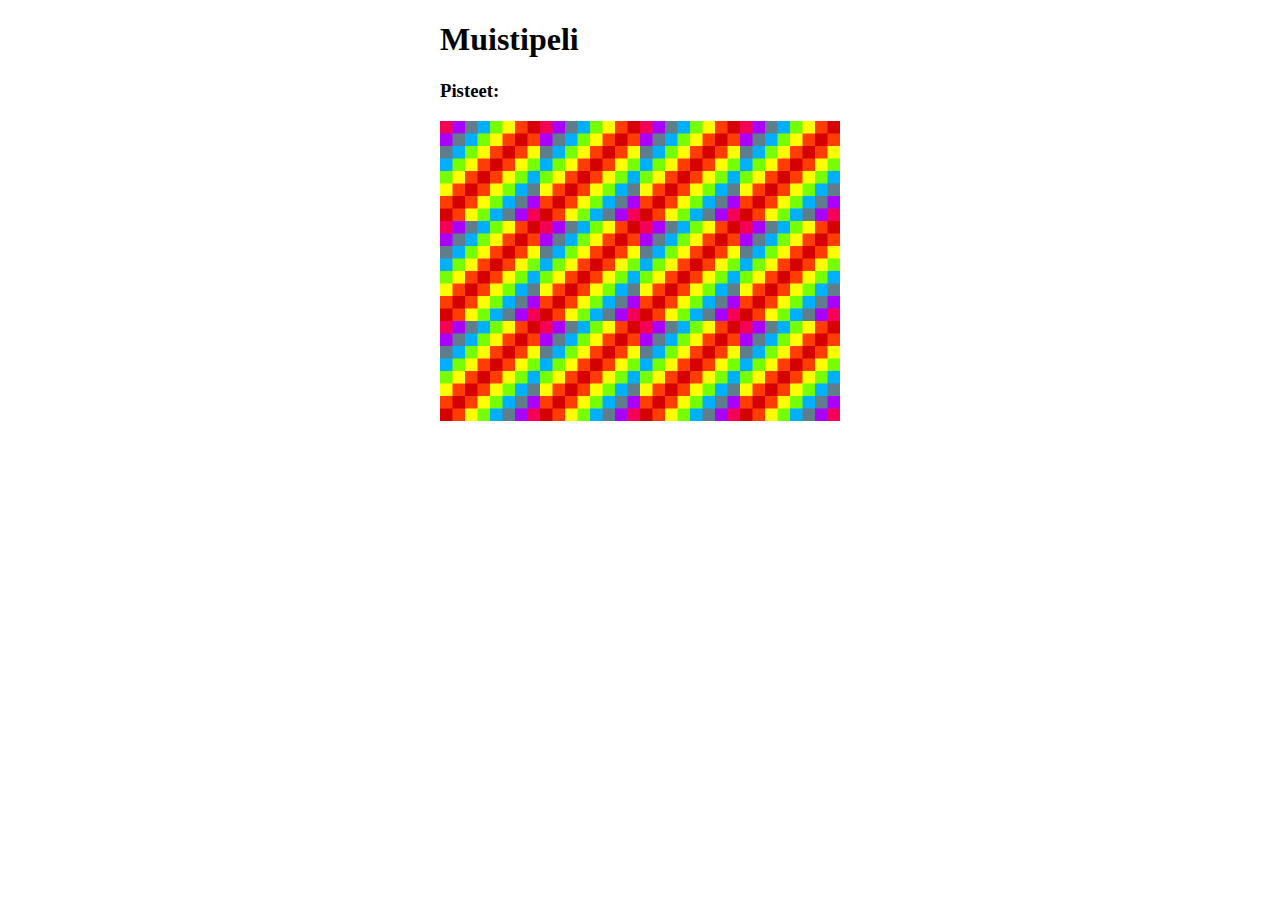
<file: muistipeli-start/index.html>
<!DOCTYPE html>
<html lang="en">
<head>
    <meta charset="UTF-8">
    <meta name="viewport" content="width=device-width, initial-scale=1.0">
    <title>Muistipeli</title>
    <link rel="stylesheet" href="css/style.css">
</head>
<body>
    <h1>Muistipeli</h1>
    <h3>Pisteet: <span id="result"></span></h3>
    <div class="grid">
        <img src="img/blank.png" data-id="0">
        <img src="img/blank.png" data-id="1">
        <img src="img/blank.png" data-id="2">
        <img src="img/blank.png" data-id="3">
        <img src="img/blank.png" data-id="4">
        <img src="img/blank.png" data-id="5">
        <img src="img/blank.png" data-id="6">
        <img src="img/blank.png" data-id="7">
        <img src="img/blank.png" data-id="8">
        <img src="img/blank.png" data-id="9">
        <img src="img/blank.png" data-id="10">
        <img src="img/blank.png" data-id="11">
    </div>


    <script src="js/main.js"></script>
</body>
</html>
</file>
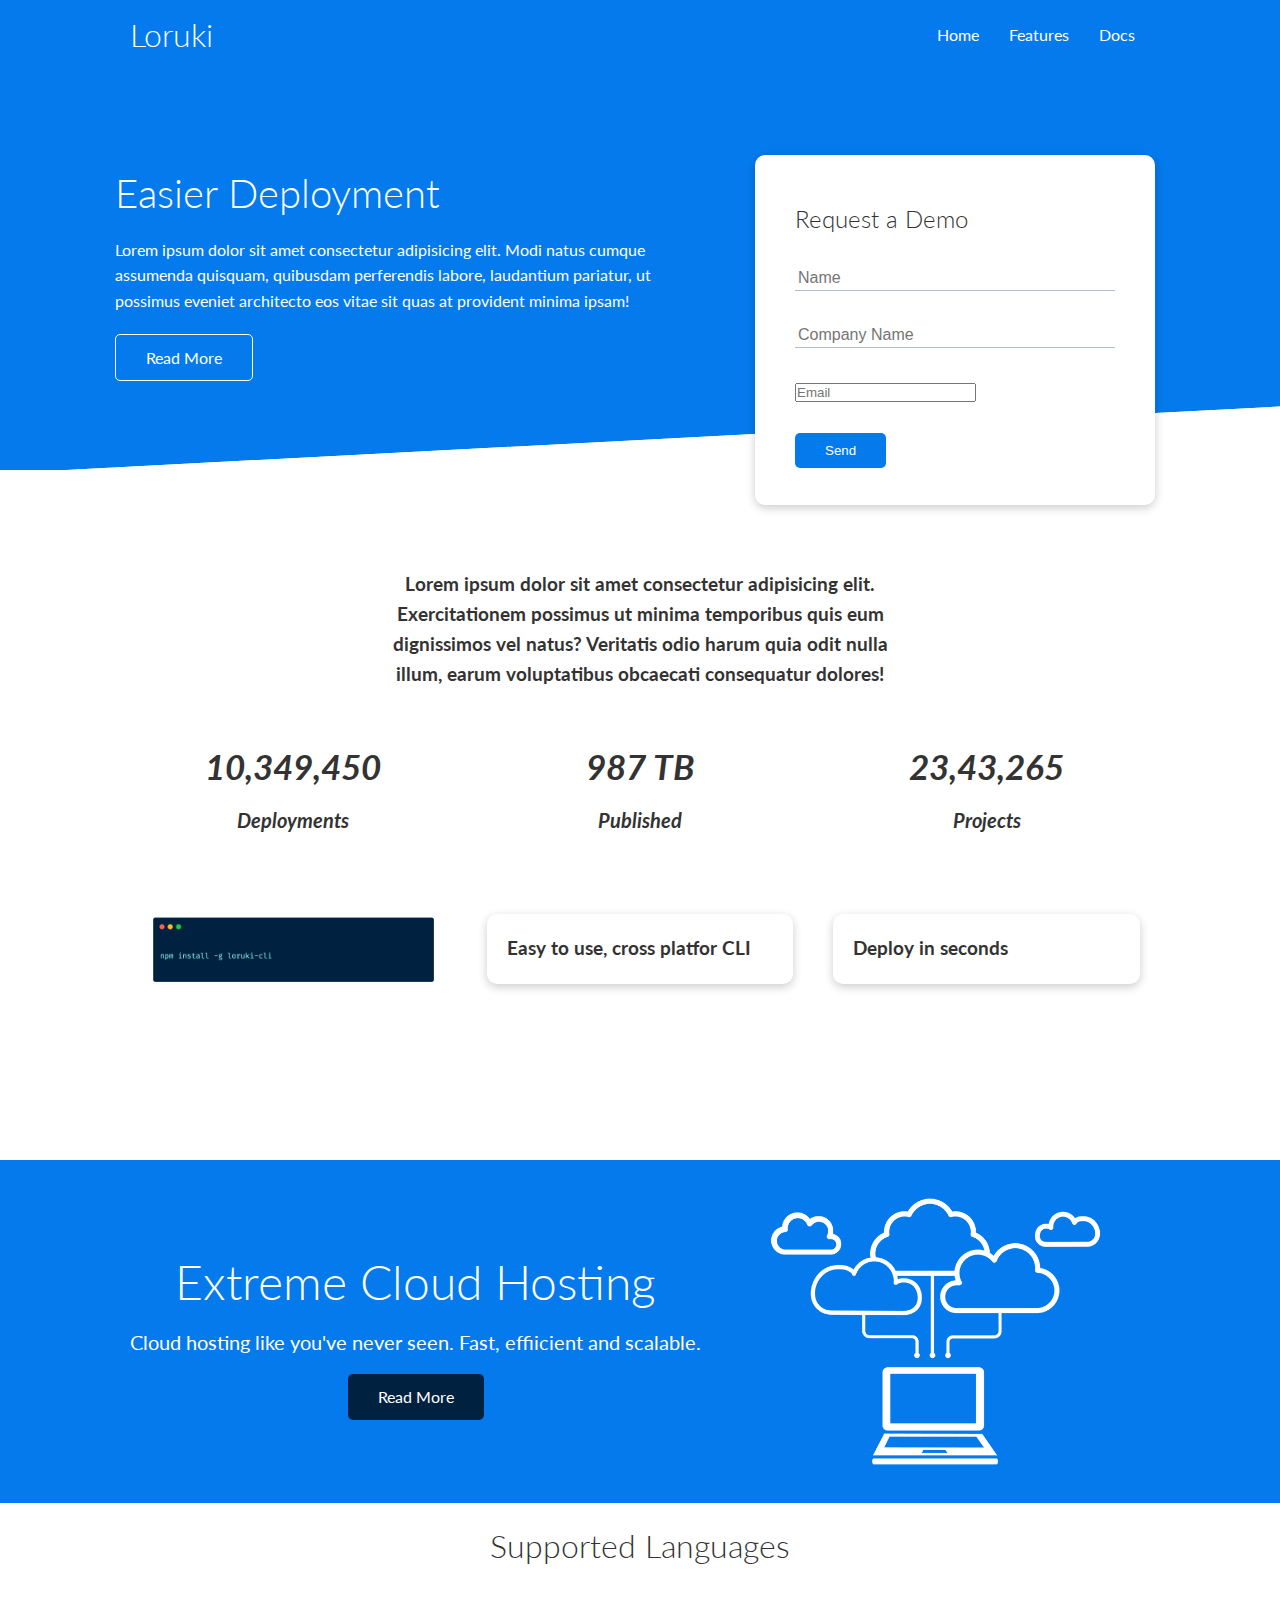
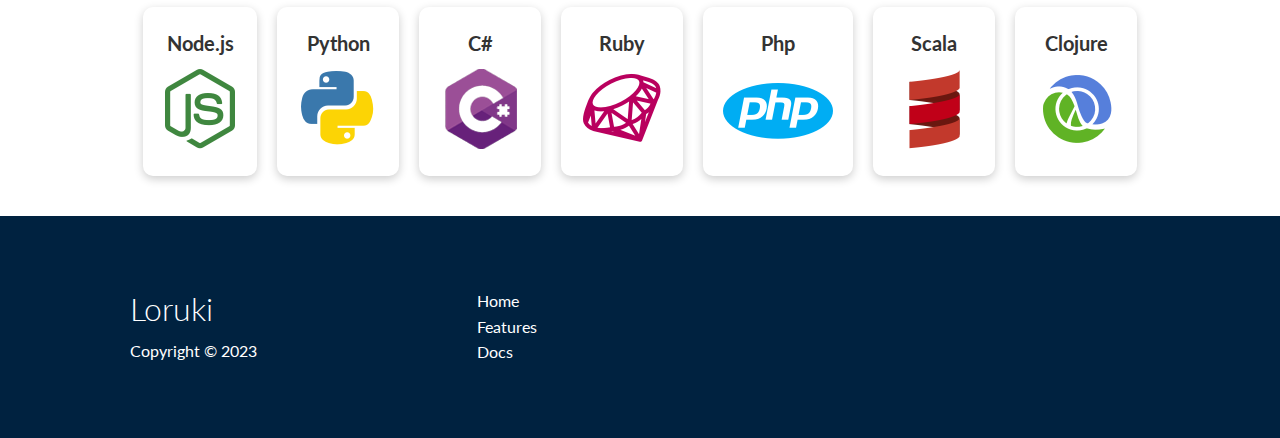
<file: myWebPage/index.html>
<!DOCTYPE html>
<html lang="en">
<head>
    <meta charset="UTF-8">
    <meta name="viewport" content="width=device-width, initial-scale=1.0">
    <link rel="stylesheet" href="css/utilities.css">
    <link rel="stylesheet" href="css/style.css">
    <link rel="stylesheet" href="https://cdnjs.cloudflare.com/ajax/libs/font-awesome/6.5.1/css/all.min.css" integrity="sha512-DTOQO9RWCH3ppGqcWaEA1BIZOC6xxalwEsw9c2QQeAIftl+Vegovlnee1c9QX4TctnWMn13TZye+giMm8e2LwA==" crossorigin="anonymous" referrerpolicy="no-referrer" />
    <title>Loruki | Cloud Hosting For Everyone</title>
</head>
<body>
    <!--navbar-->
    <div class="navbar">
        <div class="container flex">
            <h1 class="logo">Loruki</h1>
            <nav>
                <ul>
                    <li><a href="index.html">Home</a></li>
                    <li><a href="feature1.html">Features</a></li>
                    <li><a href="docs.html">Docs</a></li> 
                    
                </ul>
            </nav>
        </div>

    </div>

    <!--showcase-->
    <section class="showcase">
        <div class="container grid">
            <div class="showcase-text">
                <h1>Easier Deployment</h1>
                <p>Lorem ipsum dolor sit amet consectetur adipisicing elit. Modi natus cumque assumenda quisquam, quibusdam perferendis labore, laudantium pariatur, ut possimus eveniet architecto eos vitae sit quas at provident minima ipsam!</p>
                <a href="feature1.html" class="btn btn-outline">Read More</a>

            </div>
            <div class="showcase-form card">
                <h2>Request a Demo</h2>
                <form action="">
                    <div class="form-control">
                        <input type="text" name="name" placeholder="Name" required>
                    </div>
                    <div class="form-control">
                        <input type="text" name="company" placeholder="Company Name" required>
                    </div>
                    <div class="form-control">
                        <input type="email" name="email" placeholder="Email" required>
                    </div>

                    <input type="submit" value="Send" class="btn btn-primary">
                </form>
            </div>
        </div>
    </section>

<!--Stats-->

<section class="stats">
    <div class="container">
        <h3 class="stats-heading text-center my-1">
            Lorem ipsum dolor sit amet consectetur adipisicing elit. Exercitationem possimus ut minima temporibus quis eum dignissimos vel natus? Veritatis odio harum quia odit nulla illum, earum voluptatibus obcaecati consequatur dolores!
        </h3>

        <div class="grid gri3 text-center my-4">
            <div>
                <i class="fas fa-server fa-3x">
                    <h3> 10,349,450</h3>
                    <p class="text-secondary">Deployments</p>
                </i>
            </div>
            <div>
                <i class="fas fa-upload fa-3x">
                    <h3> 987 TB</h3>
                    <p class="text-secondary">Published</p>
                </i>
            </div>
            <div>
                <i class="fas fa-project-diagram fa-3x">
                    <h3> 23,43,265</h3>
                    <p class="text-secondary">Projects</p>
                </i>
            </div>
        </div>
    </div>
</section>

<section class="cli">
    <div class="container grid">
        <img src="images/cli.png" alt="">
        <div class="card">
            <h3>Easy to use, cross platfor CLI</h3>
        </div>
        <div class="card">
            <h3>Deploy in seconds</h3>
        </div>
    </div>
</section>

<!--Cloud-->
<section class="cloud bg-primary my-2 py-2">
    <div class="container grid">
        <div class="text-center">
            <h2 class="lg">
                Extreme Cloud Hosting
            </h2>
            <p class="lead my-1">Cloud hosting like you've never seen.
                Fast, effiicient and scalable.
            </p>
            <a href="feature1.html" class="btn btn-dark">Read More</a>
        </div>
        <img src="images/cloud.png" alt="">
    </div>
</section>
<!--Languages-->
<section class="languages">
    <h2 class="md text-center my-2">
        Supported Languages
    </h2>
    <div class="container flex">
        <div class="card">
            <h4>Node.js</h4>
            <img src="images/logos/node.png" alt="">
        </div>
        <div class="card">
            <h4>Python</h4>
            <img src="images/logos/python.png" alt="">
        </div>
        <div class="card">
            <h4>C#</h4>
            <img src="images/logos/csharp.png" alt="">
        </div>
        <div class="card">
            <h4>Ruby</h4>
            <img src="images/logos/ruby.png" alt="">
        </div>
        <div class="card">
            <h4>Php</h4>
            <img src="images/logos/php.png" alt="">
        </div>
        <div class="card">
            <h4>Scala</h4>
            <img src="images/logos/scala.png" alt="">
        </div>
        <div class="card">
            <h4>Clojure</h4>
            <img src="images/logos/clojure.png" alt="">
        </div>
    </div>
</section>

<!--Footer-->
 <footer class="footer bg-dark py-5">
    <div class="container grid grid-3">
        <div>
            <h1>
                Loruki
            </h1>
            <p>Copyright &copy; 2023</p>
        </div>
        <nav>
            <ul>
                <li><a href="index.html">Home</a></li>
                <li><a href="feature1.html">Features</a></li>
                <li><a href="docs.html">Docs</a></li> 
            </ul>
        </nav>

        <div class="social">
            <a href="#"><i class="fab fa-github fa-2x"></i></a>
            <a href="#"><i class="fab fa-facebook fa-2x"></i></a>
            <a href="#"><i class="fab fa-instagram fa-2x"></i></a>
            <a href="#"><i class="fab fa-twitter fa-2x"></i></a>
        </div>
    </div>
 </footer>

</body>
</html>
</file>
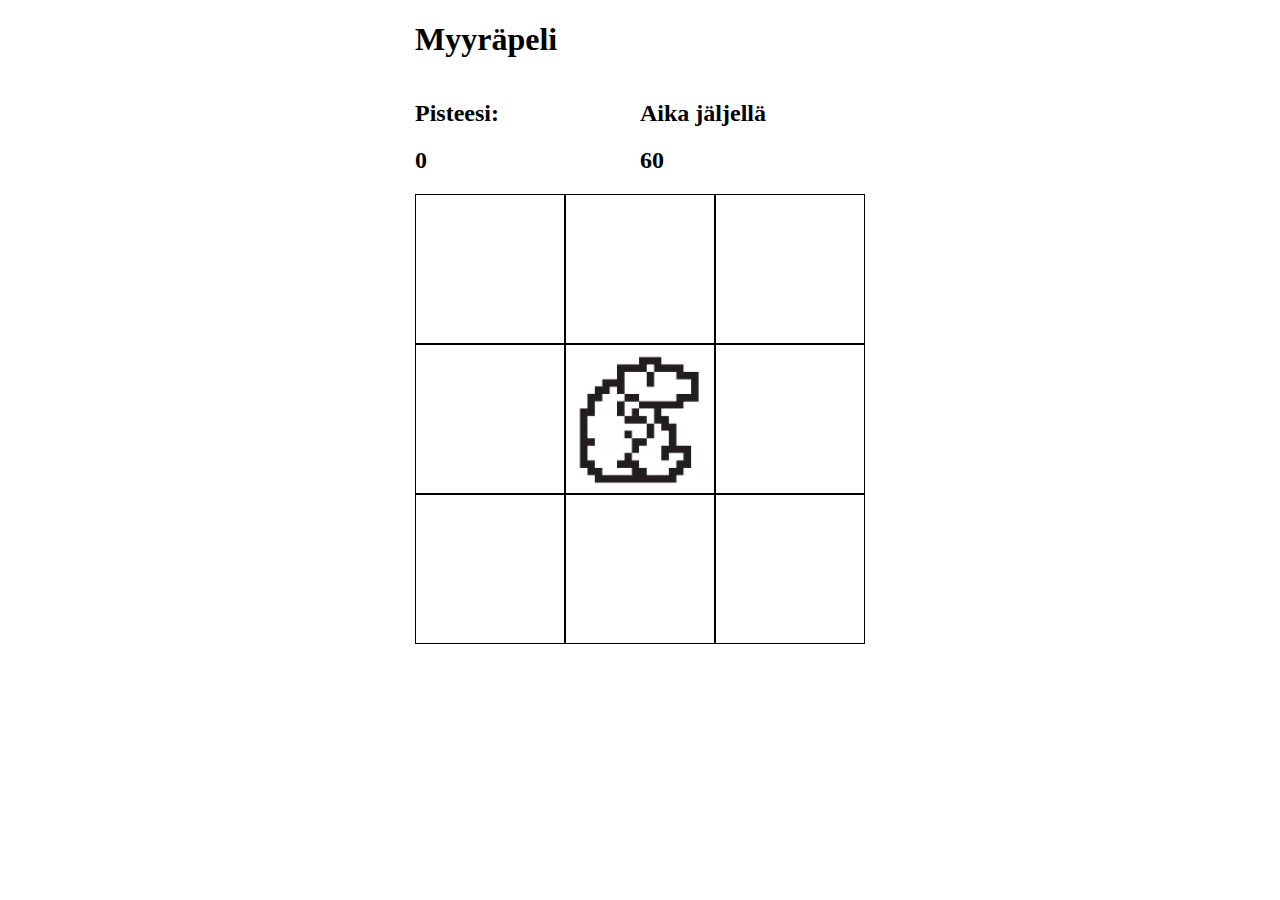
<file: myyräpeli/index.html>
<!DOCTYPE html>
<html lang="en">
<head>
    <meta charset="UTF-8">
    <meta name="viewport" content="width=device-width, initial-scale=1.0">
    <title>Myyräpeli</title>
<link rel="stylesheet" href="css/style.css">

</head>
<body>
    <h1>Myyräpeli</h1>

    <div class="row">
        <div class="column">
            <h2>Pisteesi:</h2>
            <h2 id="score">0</h2>
        </div>

        <div class="column">
            <h2>Aika jäljellä</h2>
            <h2 id="time-left">60</h2>
        </div>
    </div>

    <div class="grid">
        <div class="square" id="1"></div>
        <div class="square" id="2"></div>
        <div class="square" id="3"></div>
        <div class="square" id="4"></div>
        <div class="square" id="5"></div>
        <div class="square" id="6"></div>
        <div class="square" id="7"></div>
        <div class="square" id="8"></div>
        <div class="square" id="9"></div>
    </div>
  
    <script src="js/main.js"></script>
</body>
</html>
</file>
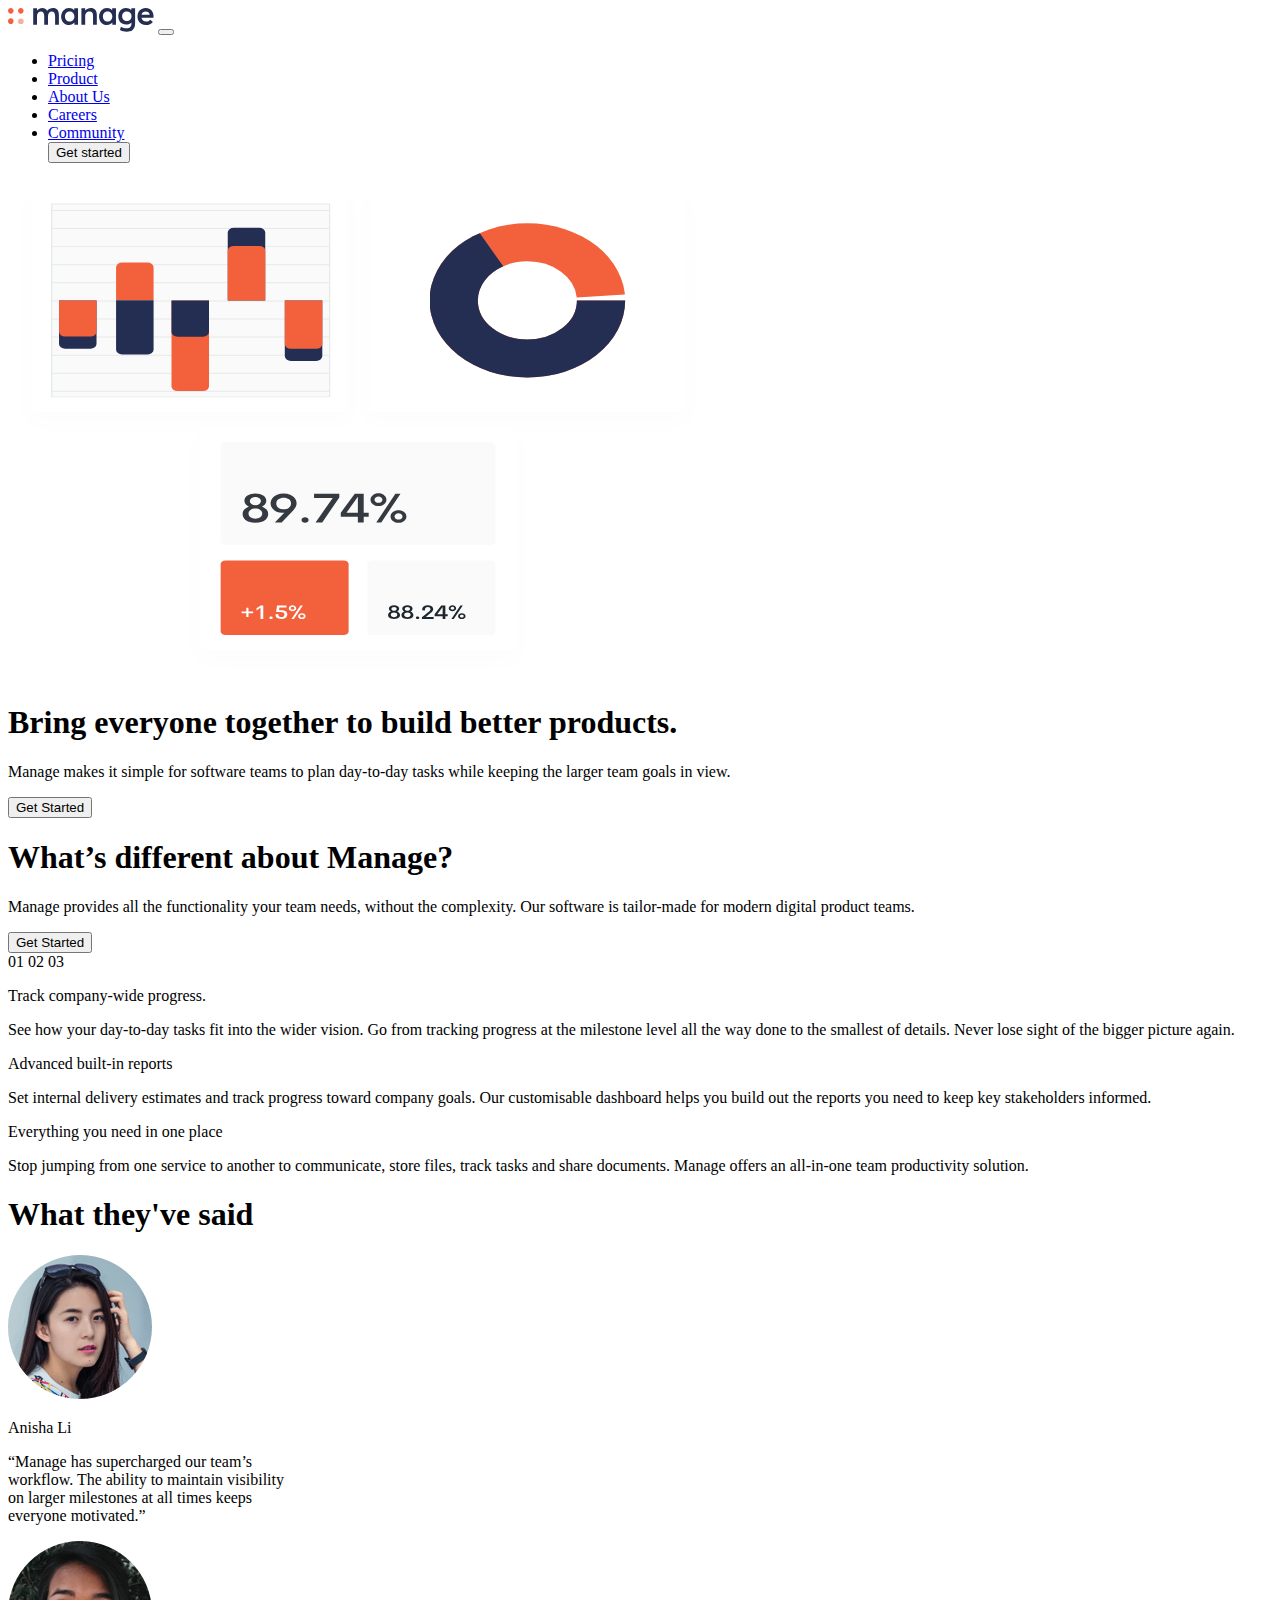
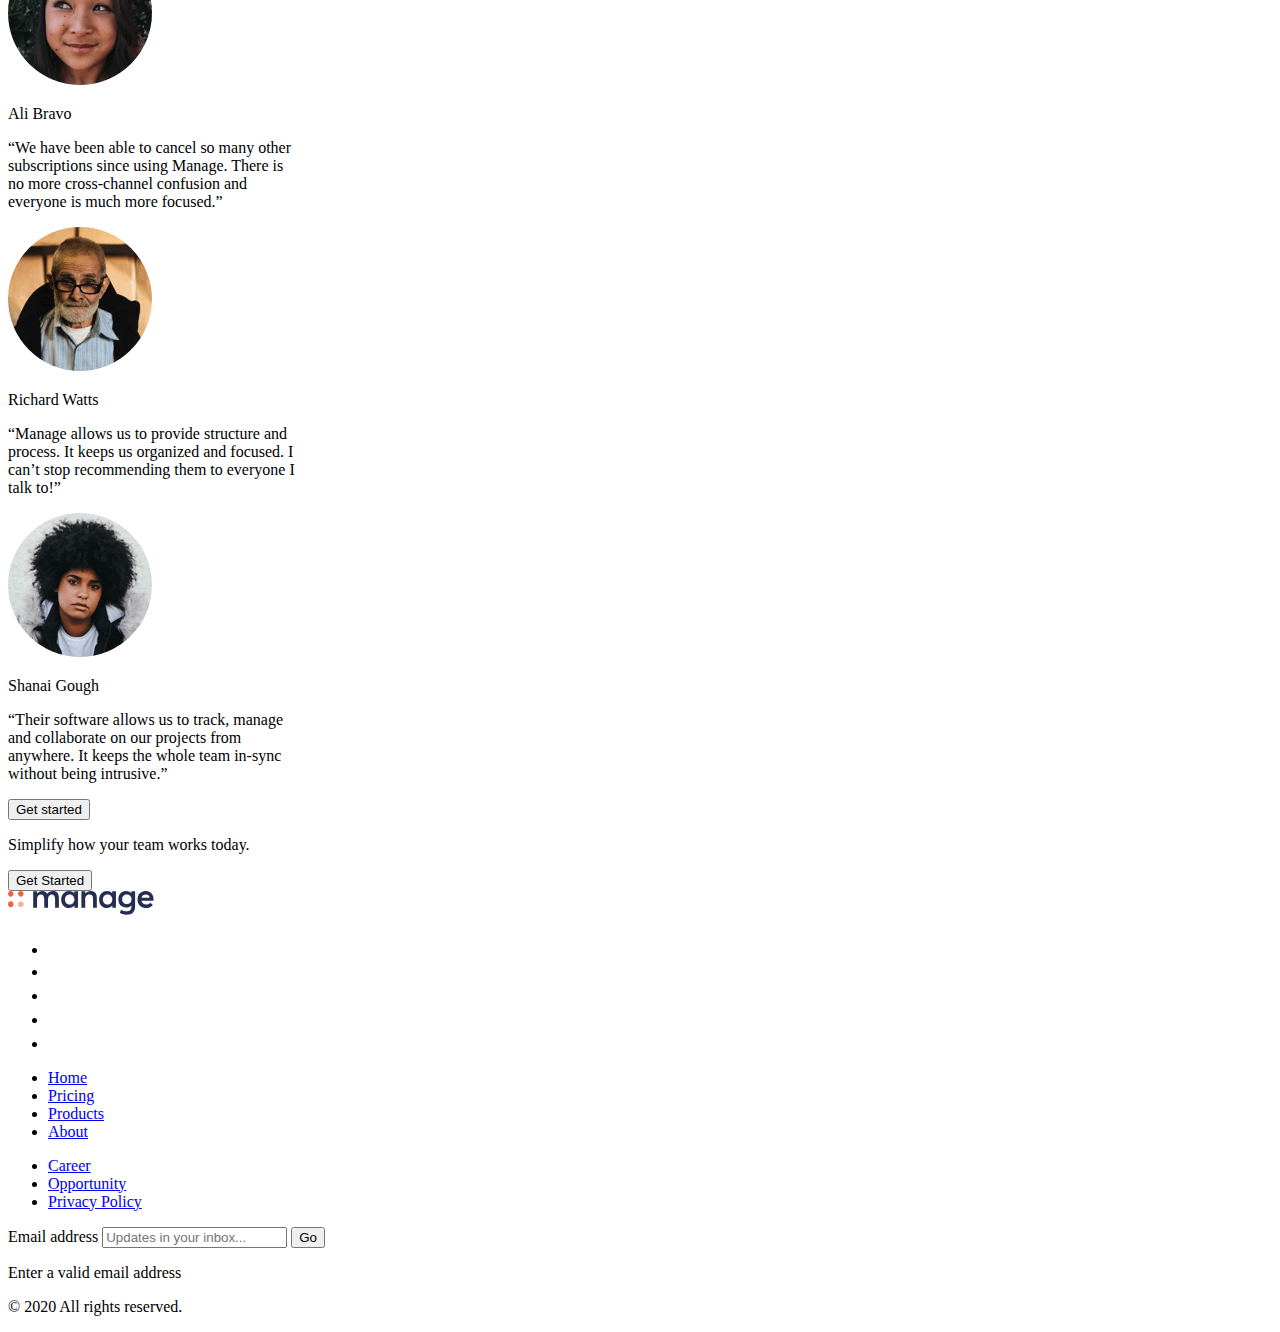
<file: manage-landing-page-master/manage-landing-page-master/index.html>
<!DOCTYPE html>
<html lang="en">
<head>
  <meta charset="UTF-8">
  <meta name="viewport" content="width=device-width, initial-scale=1.0"> <!-- displays site properly based on user's device -->

  <link rel="icon" type="image/png" sizes="32x32" href="./images/favicon-32x32.png">
  
  <title>Frontend Mentor | Manage landing page</title>
  <link href="https://cdn.jsdelivr.net/npm/bootstrap@5.3.2/dist/css/bootstrap.min.css" rel="stylesheet" integrity="sha384-T3c6CoIi6uLrA9TneNEoa7RxnatzjcDSCmG1MXxSR1GAsXEV/Dwwykc2MPK8M2HN" crossorigin="anonymous">

  <!-- Feel free to remove these styles or customise in your own stylesheet 👍 -->
 
</head>
<body>
  <!-- Navbar -->
  
  <nav class="navbar navbar-expand-lg bg-body-tertiary">
    <div class="container-fluid">

      
        
      <a class="navbar-brand" href="#"><img src="./images/logo.svg"></a>
    

    
      <button class="navbar-toggler" type="button" data-bs-toggle="collapse" data-bs-target="#navbarSupportedContent" aria-controls="navbarSupportedContent" aria-expanded="false" aria-label="Toggle navigation">
        <span class="navbar-toggler-icon"></span>
      </button>
      <div class="collapse navbar-collapse justify-content-center text-align-ceter" id="navbarSupportedContent">
        <ul class="navbar-nav mb-2 mb-lg-0">
          <li class="nav-item">
            <a class="nav-link active" aria-current="page" href="#">Pricing</a>
          </li>
          <li class="nav-item">
            <a class="nav-link" href="#">Product</a>
          </li>
          <li class="nav-item">
            <a class="nav-link active" aria-current="page" href="#">About Us</a>
          </li>
          <li class="nav-item">
            <a class="nav-link active" aria-current="page" href="#">Careers</a>
          </li>
          <li class="nav-item">
            <a class="nav-link active" aria-current="page" href="#">Community</a>
          </li>
          
        
          
          <button class="btn btn-danger hover-effect  justify-content-end text-align-ceter" type="submit">Get started</button>
        </div>
        </div>
    </div>
  </nav>


  <!-- Showcase one -->

  <div class="container col-xxl-8 px-4 py-5">
    <div class="row flex-lg-row-reverse align-items-center g-5 py-5">
      <div class="col-10 col-sm-8 col-lg-6">
        <img src="./images/illustration-intro.svg" class="d-block mx-lg-auto img-fluid" alt="Bootstrap Themes" width="700" height="500" loading="lazy">
      </div>
      <div class="col-lg-6">
        <h1 class="display-5 fw-bold text-body-emphasis lh-1 mb-3"> Bring everyone together to build better products.</h1>
        <p class="lead"> Manage makes it simple for software teams to plan day-to-day 
          tasks while keeping the larger team goals in view.
        </p>
        <div class="d-grid gap-2 d-md-flex justify-content-md-start">
          <button type="button" class="btn btn-custom btn-lg px-4 me-md-2">Get Started</button>
          
        </div>
      </div>
    </div>
  </div>

<!-- Showcase-2 -->
<div class="container col-xxl-8 px-4 py-5">
  <div class="row flex-lg-align-items-center g-5 py-5">

    <div class="col-lg-6">
      <h1 class="display-5 fw-bold text-body-emphasis lh-1 mb-3"> What’s different about Manage?</h1>
      <p class="lead"> Manage provides all the functionality your team needs, without 
        the complexity. Our software is tailor-made for modern digital 
        product teams. 
      </p>
      <div class="d-grid gap-2 d-md-flex justify-content-md-start">
        <button type="button" class="btn btn-primary btn-lg px-4 me-md-2">Get Started</button>
      </div>
      </div>

      <div class="col-10 col-sm-8 col-lg-6 text-body-emphasis lh-1 mb-3">

        <div class="container">
          <div class="row">

          
        <div class="col-lg-2 col-sm-3 d-flex">
          <span class="number rounded-2">01</span>
          <span class="number rounded-2">02</span>
          <span class="number rounded-2">03</span>
        </div>

        <div class="col-lg-10 col-sm-9">
        <p class="h3 py-4">Track company-wide progress.</p>
        <p>See how your day-to-day tasks fit into the wider vision. Go from 
          tracking progress at the milestone level all the way done to the 
          smallest of details. Never lose sight of the bigger picture again.</p>

          <p class="h3 py-4">Advanced built-in reports</p>
        <p>
          Set internal delivery estimates and track progress toward company 
          goals. Our customisable dashboard helps you build out the reports 
          you need to keep key stakeholders informed.</p>

          <p class="h3 py-4">Everything you need in one place</p>
            <p>
          
            Stop jumping from one service to another to communicate, store files, 
            track tasks and share documents. Manage offers an all-in-one team 
              productivity solution.</p>
            </div>
          </div>
        </div>
    </div>
  </div>
</div>

<!-- cards -->

<div class="container">
  <div class="row">
    <h1>What they've said</h1>

    <div class="col-lg-3 col-md-6 col-sm-12">
      <div class="card bg-light" style="width: 18rem;">
        <img class="nmg" src="./images/avatar-anisha.png" class="card-img-top" alt="...">
        <p class="card-title fw-bold">Anisha Li</p>
        <div class="card-body">
          <p class="card-text">“Manage has supercharged our team’s workflow. The ability to maintain 
            visibility on larger milestones at all times keeps everyone motivated.”</p>
        </div>
      </div>
    </div>

    <div class="col-lg-3 col-md-6 col-sm-12">
      <div class="card bg-light" style="width: 18rem;">
        <img src="./images/avatar-ali.png" class="card-img-top" alt="...">
        <p class="card-title fw-bold">Ali Bravo</p>
        <div class="card-body">
          <p class="card-text"> “We have been able to cancel so many other subscriptions since using 
            Manage. There is no more cross-channel confusion and everyone is much 
            more focused.”</p>
        </div>
      </div>
    </div>

    <div class="col-lg-3 col-md-6 col-sm-12">
      <div class="card bg-light" style="width: 18rem;">
        <img src="./images/avatar-richard.png" class="card-img-top" alt="...">
        <p class="card-title fw-bold">Richard Watts</p>
        <div class="card-body">
          <p class="card-text"> “Manage allows us to provide structure and process. It keeps us organized 
            and focused. I can’t stop recommending them to everyone I talk to!”
          </p>
        </div>
      </div>
    </div>

    <div class="col-lg-3 col-md-6 col-sm-12">
      <div class="card text-align-center justify-content-center" style="width: 18rem;">
        <img src="./images/avatar-shanai.png" class="card-img-top" alt="...">
        <p class="card-title fw-bold ">Shanai Gough</p>
        <div class="card-body">
          
          <p class="card-text"> “Their software allows us to track, manage and collaborate on our projects 
            from anywhere. It keeps the whole team in-sync without being intrusive.”
          </p>
        </div>
      </div>
    </div>

    <div class="py-5 justify-content-center text-align-center">
      <button type="button" class="btn btn-custom"> Get started</button>
    </div>

  </div>
</div>


<div class="container bg-danger my-5">
  <div class="row p-4 pb-0 pe-lg-0 pt-lg-5 align-items-center rounded-3 border shadow-lg">
    <div class="col-lg-7 p-3 p-lg-5 pt-lg-3">
      <p class="display-4 fw-bold lh-1 text-body-emphasis">Simplify how your team works today.
      </p>
      
      
    </div>
    <div class="col-lg-4 offset-lg-1 p-0 overflow-hidden shadow-lg">
      <button type="button" class="btn btn-light btn-lg px-4 me-md-2 fw-bold"> Get Started</button>
    </div>
  </div>
</div>

<!-- Footer -->
<footer class="bg-dark py-5">
  <div class="container">
    <div class="row">

  <div class="col mb-3">
    <a href="#" class="ms-3 d-flex align-items-center mb-3 link-body-emphasis text-decoration-none">
      <img src="./images/logo.svg" alt="Logo">
    </a>
  

  <ul class="nav py-5 col-md-4 justify-content-start list-unstyled">
    <li class="ms-3 bi"><a href="#"><img src="./images/icon-facebook.svg" alt="Facebook"></a></li>
    <li class="ms-3"><a href="#"><img src="./images/icon-twitter.svg" alt="Twitter"></a></li>
    <li class="ms-3"><a href="#"><img src="./images/icon-instagram.svg" alt="Instagram"></a></li>
    <li class="ms-3"><a href="#"><img src="./images/icon-pinterest.svg" alt="Pinterest"></a></li>
    <li class="ms-3"><a href="#"><img src="./images/icon-youtube.svg" alt="YouTube"></a></li>
  </ul>
</div>

<div class="col mb-3 text-light">
  <ul class="nav flex-column text-light">
    <li class="nav-item mb-2"><a href="#" class="nav-link p-0 text-light">Home</a></li>
    <li class="nav-item mb-2"><a href="#" class="nav-link p-0 text-light">Pricing</a></li>
    <li class="nav-item mb-2"><a href="#" class="nav-link p-0 text-light">Products</a></li>
    <li class="nav-item mb-2"><a href="#" class="nav-link p-0 text-light">About</a></li>
  </ul>
</div>


<div class="col mb-3 text-light">
  <ul class="nav flex-column text-light">
    <li class="nav-item mb-2"><a href="#" class="nav-link p-0 text-light">Career</a></li>
    <li class="nav-item mb-2"><a href="#" class="nav-link p-0 text-light">Opportunity</a></li>
    <li class="nav-item mb-2"><a href="#" class="nav-link p-0 text-light">Privacy Policy</a></li>
   
  </ul>
</div>

<div class="col-md-5 offset-md-1 mb-3  d-flex flex-row-reverse">
  <form>
    <div class="d-flex flex-column flex-sm-row w-100 gap-2">
      <label for="newsletter1" class="visually-hidden">Email address</label>
      <input id="newsletter1" type="text" class="form-control" placeholder="Updates in your inbox...">
      <button class="btn btn-custom" type="button">Go</button>
    </div>
    <p class="text-light">Enter a valid email address</p>
 
  </form>
</div>

</div>
</div>

<p class="text-light">© 2020 All rights reserved.</p>

</footer>




  <!-- Pricing
  Product
  About Us
  Careers
  Community

  Get Started

  Bring everyone together to build better products.

  Manage makes it simple for software teams to plan day-to-day 
  tasks while keeping the larger team goals in view.

  Get Started

  What’s different about Manage?

  Manage provides all the functionality your team needs, without 
  the complexity. Our software is tailor-made for modern digital 
  product teams. 

  01
  Track company-wide progress
  See how your day-to-day tasks fit into the wider vision. Go from 
  tracking progress at the milestone level all the way done to the 
  smallest of details. Never lose sight of the bigger picture again.

  02
  Advanced built-in reports
  Set internal delivery estimates and track progress toward company 
  goals. Our customisable dashboard helps you build out the reports 
  you need to keep key stakeholders informed.

  03
  Everything you need in one place
  Stop jumping from one service to another to communicate, store files, 
  track tasks and share documents. Manage offers an all-in-one team 
  productivity solution.

  What they’ve said

  Anisha Li
  “Manage has supercharged our team’s workflow. The ability to maintain 
  visibility on larger milestones at all times keeps everyone motivated.”

  Ali Bravo
  “We have been able to cancel so many other subscriptions since using 
  Manage. There is no more cross-channel confusion and everyone is much 
  more focused.”

  Richard Watts
  “Manage allows us to provide structure and process. It keeps us organized 
  and focused. I can’t stop recommending them to everyone I talk to!”

  Shanai Gough
  “Their software allows us to track, manage and collaborate on our projects 
  from anywhere. It keeps the whole team in-sync without being intrusive.”

  Get Started

  Simplify how your team works today.
  Get Started

  Home
  Pricing
  Products
  About Us
  Careers
  Community
  Privacy Policy

  Updates in your inbox…
  Go

  Copyright 2020. All Rights Reserved

  
  <div class="attribution">
    Challenge by <a href="https://www.frontendmentor.io?ref=challenge" target="_blank">Frontend Mentor</a>. 
    Coded by <a href="#">Your Name Here</a>.
  </div> -->



  <script src="https://cdn.jsdelivr.net/npm/bootstrap@5.3.2/dist/js/bootstrap.bundle.min.js" integrity="sha384-C6RzsynM9kWDrMNeT87bh95OGNyZPhcTNXj1NW7RuBCsyN/o0jlpcV8Qyq46cDfL" crossorigin="anonymous"></script>
</body>
</html>
</file>
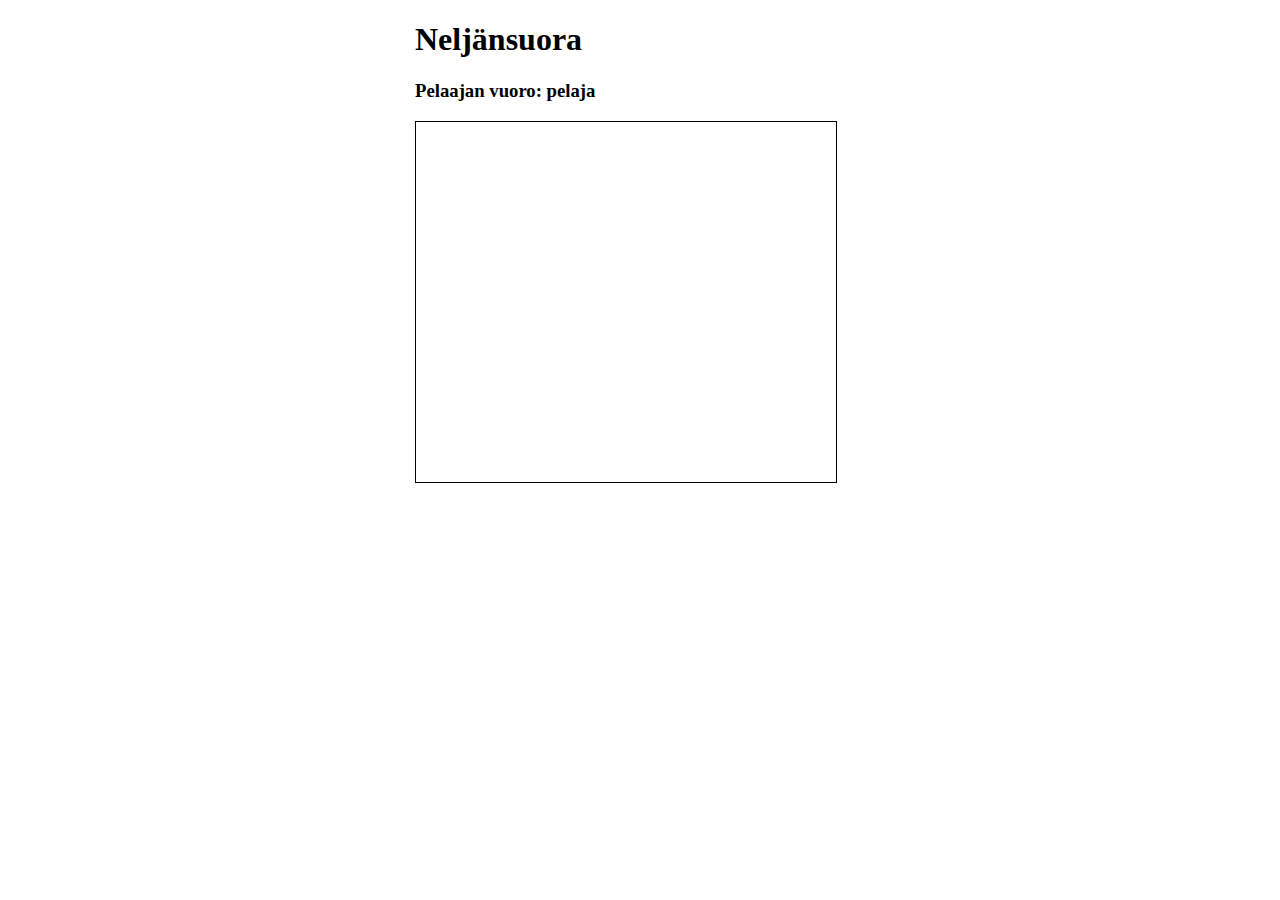
<file: neljänsuora-start/neljänsuora-start/index.html>
<!DOCTYPE html>
<html lang="en">
<head>
    <meta charset="UTF-8">
    <meta name="viewport" content="width=device-width, initial-scale=1.0">
    <title>Document</title>
    <link rel="stylesheet" href="css/style.css">
</head>
<body>

    <h1>Neljänsuora</h1>

    <h3>Pelaajan vuoro: pelaja <span id="current-player"></span> </span></h3>
    <h3 id="result"></h3>

<div class="grid">
    <div></div>
    <div></div>
    <div></div>
    <div></div>
    <div></div>
    <div></div>
    <div></div>
    <div></div>
    <div></div>
    <div></div>
    <div></div>
    <div></div>
    <div></div>
    <div></div>
    <div></div>
    <div></div>
    <div></div>
    <div></div>
    <div></div>
    <div></div>
    <div></div>
    <div></div>
    <div></div>
    <div></div>
    <div></div>
    <div></div>
    <div></div>
    <div></div>
    <div></div>
    <div></div>
    <div></div>
    <div></div>
    <div></div>
    <div></div>
    <div></div>
    <div></div>
    <div></div>
    <div></div>
    <div></div>
    <div></div>
    <div></div>
    <div></div>
</div>
    <div class="token"></div>
    <div class="token"></div>
    <div class="token"></div>
    <div class="token"></div>
    <div class="token"></div>
    <div class="token"></div>
    <div class="token"></div>
    <script ></script>
</body>
</html>
</file>
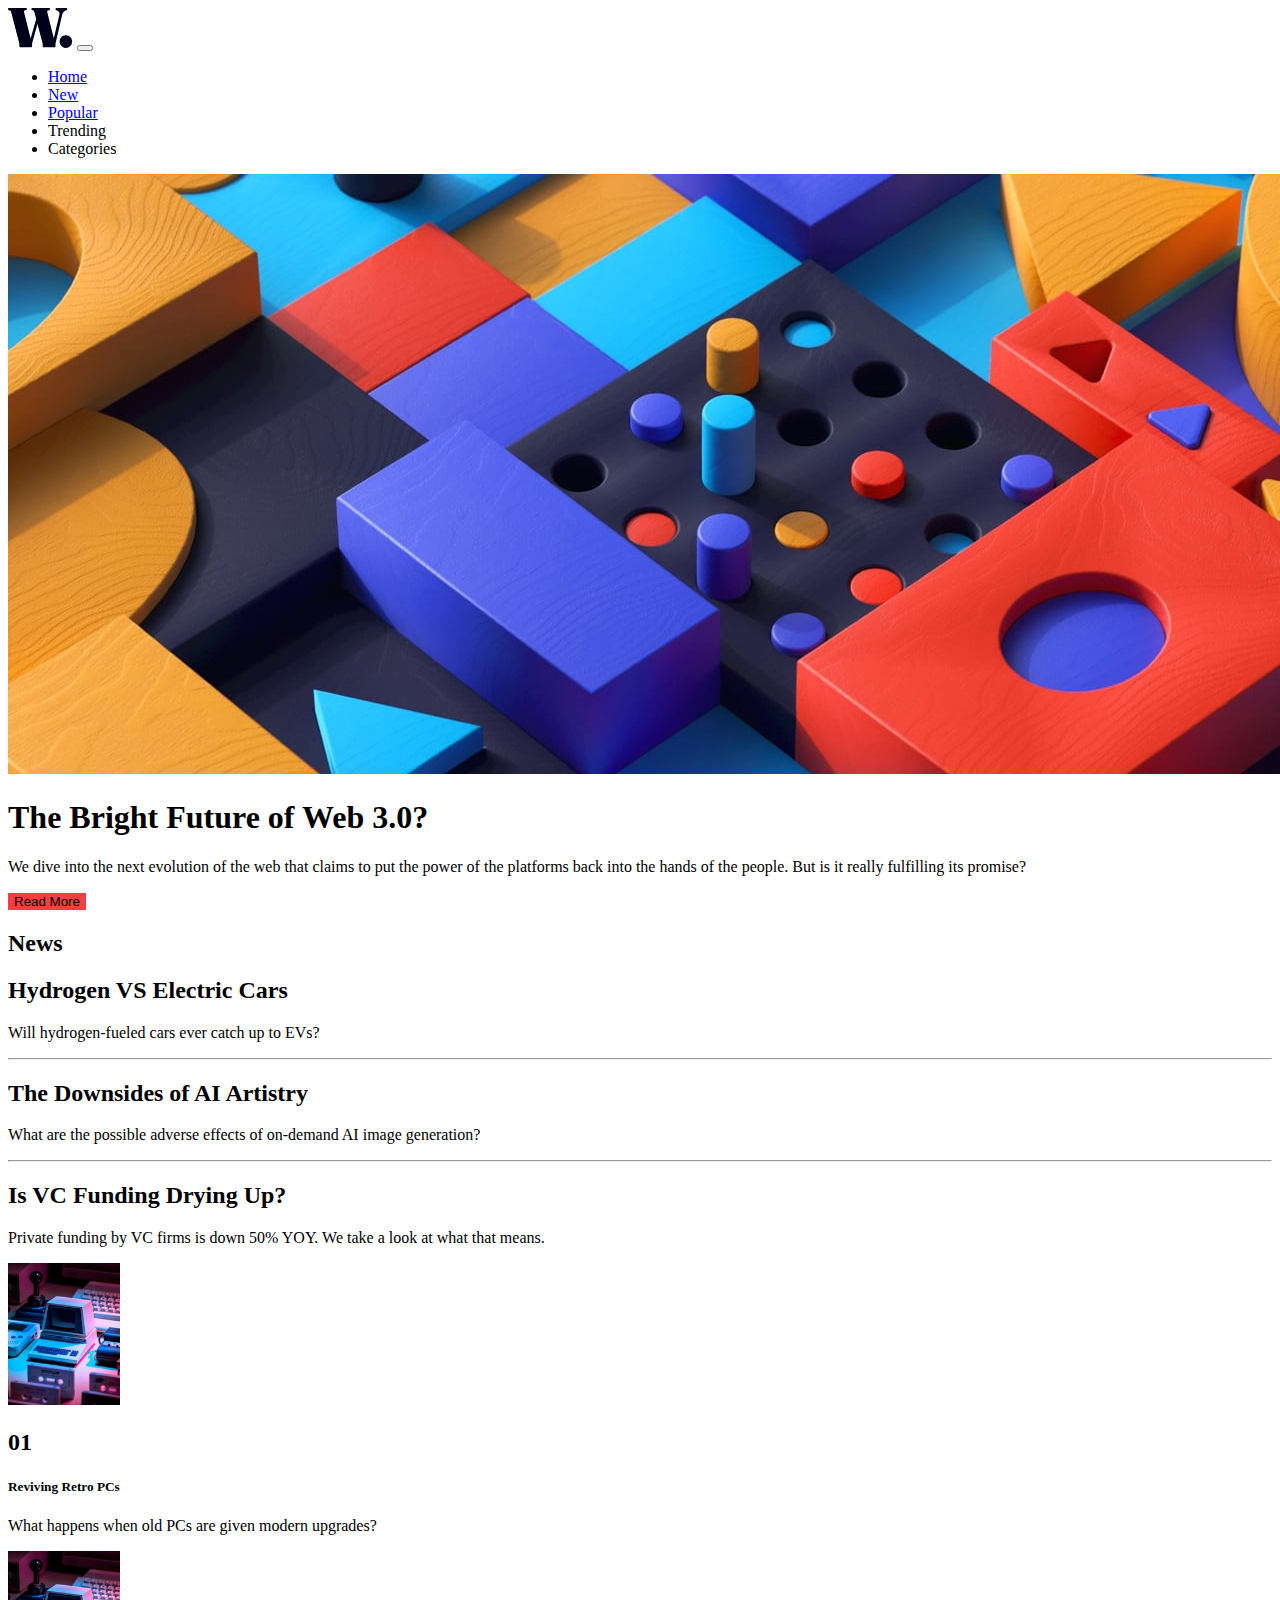
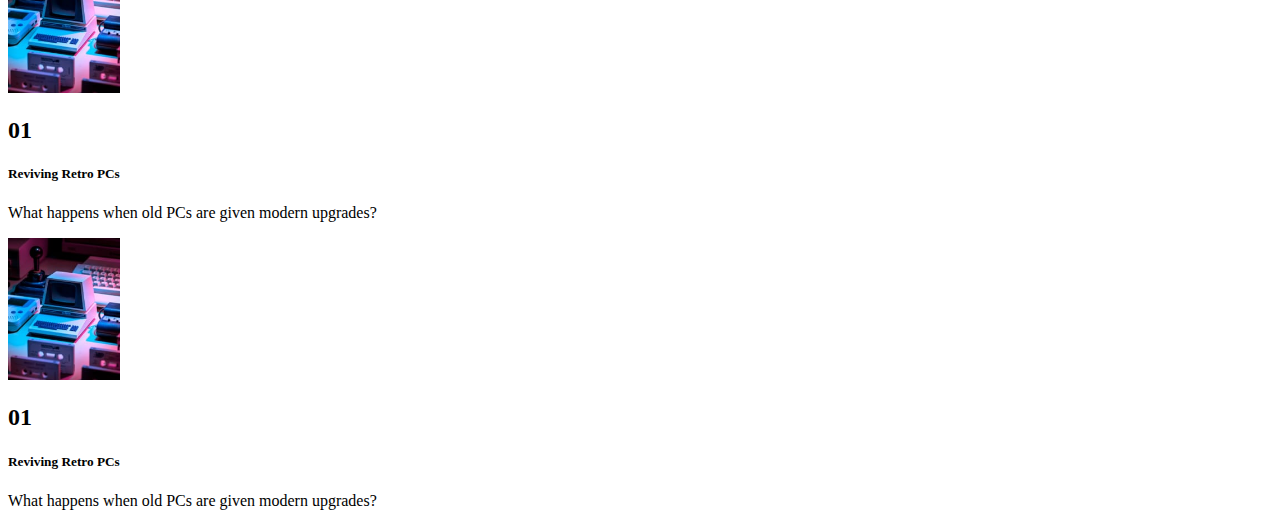
<file: news-homepage-main/news-homepage-main/index.html>
<!DOCTYPE html>
<html lang="en">
  <head>
    <meta charset="utf-8" />
    <meta name="viewport" content="width=device-width, initial-scale=1" />
    <title>Bootstrap demo</title>


    <!-- Google font -->
    <link rel="preconnect" href="https://fonts.googleapis.com">
<link rel="preconnect" href="https://fonts.gstatic.com" crossorigin>
<link href="https://fonts.googleapis.com/css2?family=Lato:wght@300&family=Poppins:wght@200&display=swap" rel="stylesheet">

<!-- Bootstrap link -->
    <link
      href="https://cdn.jsdelivr.net/npm/bootstrap@5.3.2/dist/css/bootstrap.min.css"
      rel="stylesheet"
      integrity="sha384-T3c6CoIi6uLrA9TneNEoa7RxnatzjcDSCmG1MXxSR1GAsXEV/Dwwykc2MPK8M2HN"
      crossorigin="anonymous"
    />

    <!-- CSS -->
    <link rel="stylesheet" href="style.css" />
  </head>


  <body>
    <!-- Navbar -->
    <nav class="navbar navbar-expand-lg mt-4">
      <div class="container">
        <a class="navbar-brand" href="#"
          ><img src="./assets/images/logo.svg"
        /></a>
        <button
          class="navbar-toggler"
          type="button"
          data-bs-toggle="collapse"
          data-bs-target="#navbarNav"
          aria-controls="navbarNav"
          aria-expanded="false"
          aria-label="Toggle navigation"
        >
          <span class="navbar-toggler-icon"></span>
        </button>
        <div class="collapse navbar-collapse text-end" id="navbarNav">
          <ul class="navbar-nav ms-auto">
            <li class="nav-item">
              <a class="nav-link active" aria-current="page" href="#">Home</a>
            </li>
            <li class="nav-item">
              <a class="nav-link" href="#">New</a>
            </li>
            <li class="nav-item">
              <a class="nav-link" href="#">Popular </a>
            </li>
            <li class="nav-item">
              <a class="nav-link">Trending</a>
            </li>
            <li class="nav-item">
              <a class="nav-link">Categories</a>
            </li>
          </ul>
        </div>
      </div>
    </nav>

    <section class="mt-4">
      <div class="container">
        <div class="row">
          <div class="col-md-8">
            <img
              class="img-fluid"
              src="./assets/images/image-web-3-desktop.jpg"
              alt="Desktop"
            />
            <div class="row mt-3">
              <div class="col-md">
                <h1>The Bright Future of Web 3.0?</h1>
              </div>
              <div class="col-md">
                <p>
                  We dive into the next evolution of the web that claims to put
                  the power of the platforms back into the hands of the people.
                  But is it really fulfilling its promise?
                </p>

                <button class="btn-lg colorbtn">Read More</button>
              </div>
            </div>
          </div>
          <!-- News -->
          <div class="col-md">
            <div class="card h-100 bg-dark text-light rounded-0 p-2">
              <div class="card-body">
                <div class="card-title">
                  <h2 class="news">News</h2>
                </div>
                <div class="card-text">
                  <h2>Hydrogen VS Electric Cars</h2>

                  <p>Will hydrogen-fueled cars ever catch up to EVs?</p>
                  <hr />
                  <h2>The Downsides of AI Artistry</h2>

                  <p>
                    What are the possible adverse effects of on-demand AI image
                    generation?
                  </p>
                  <hr />
                  <h2>Is VC Funding Drying Up?</h2>

                  <p>
                    Private funding by VC firms is down 50% YOY. We take a look
                    at what that means.
                  </p>
                </div>
              </div>
            </div>
          </div>
        </div>
      </div>
    </section>

    <!-- Boxes -->
    <section class="mt-4 boxes">
      <div class="container">
        <div class="row">
          <div class="col-md">
            <div class="card border-0">
              <div class="row">
                <div class="col-3">
                  <img
                    src="./assets/images/image-retro-pcs.jpg"
                    alt="rectro-pc"
                  />
                </div>
                <div class="col-9 position-relative">
                  <div class="card-body py-0">
                    <h2 class="card-title">01</h2>
                    <h5>Reviving Retro PCs</h5>

                    <p class="position-absolute bottom-0">
                      What happens when old PCs are given modern upgrades?
                    </p>
                  </div>
                </div>
              </div>
            </div>
          </div>

          <div class="col-md">
            <div class="card border-0">
              <div class="row">
                <div class="col-3">
                  <img
                    src="./assets/images/image-retro-pcs.jpg"
                    alt="rectro-pc"
                  />
                </div>
                <div class="col-9 position-relative">
                  <div class="card-body py-0">
                    <h2 class="card-title">01</h2>
                    <h5>Reviving Retro PCs</h5>

                    <p class="position-absolute bottom-0">
                      What happens when old PCs are given modern upgrades?
                    </p>
                  </div>
                </div>
              </div>
            </div>
          </div>


          <div class="col-md">
            <div class="card border-0">
              <div class="row">
                <div class="col-3">
                  <img
                    src="./assets/images/image-retro-pcs.jpg"
                    alt="rectro-pc"
                  />
                </div>
                <div class="col-9 position-relative">
                  <div class="card-body py-0">
                    <h2 class="card-title">01</h2>
                    <h5>Reviving Retro PCs</h5>

                    <p class="position-absolute bottom-0">
                      What happens when old PCs are given modern upgrades?
                    </p>
                  </div>
                </div>
              </div>
            </div>
          </div>
        </div>
      </div>
    </section>

    <script
      src="https://cdn.jsdelivr.net/npm/bootstrap@5.3.2/dist/js/bootstrap.bundle.min.js"
      integrity="sha384-C6RzsynM9kWDrMNeT87bh95OGNyZPhcTNXj1NW7RuBCsyN/o0jlpcV8Qyq46cDfL"
      crossorigin="anonymous"
    ></script>
  </body>
</html>
</file>
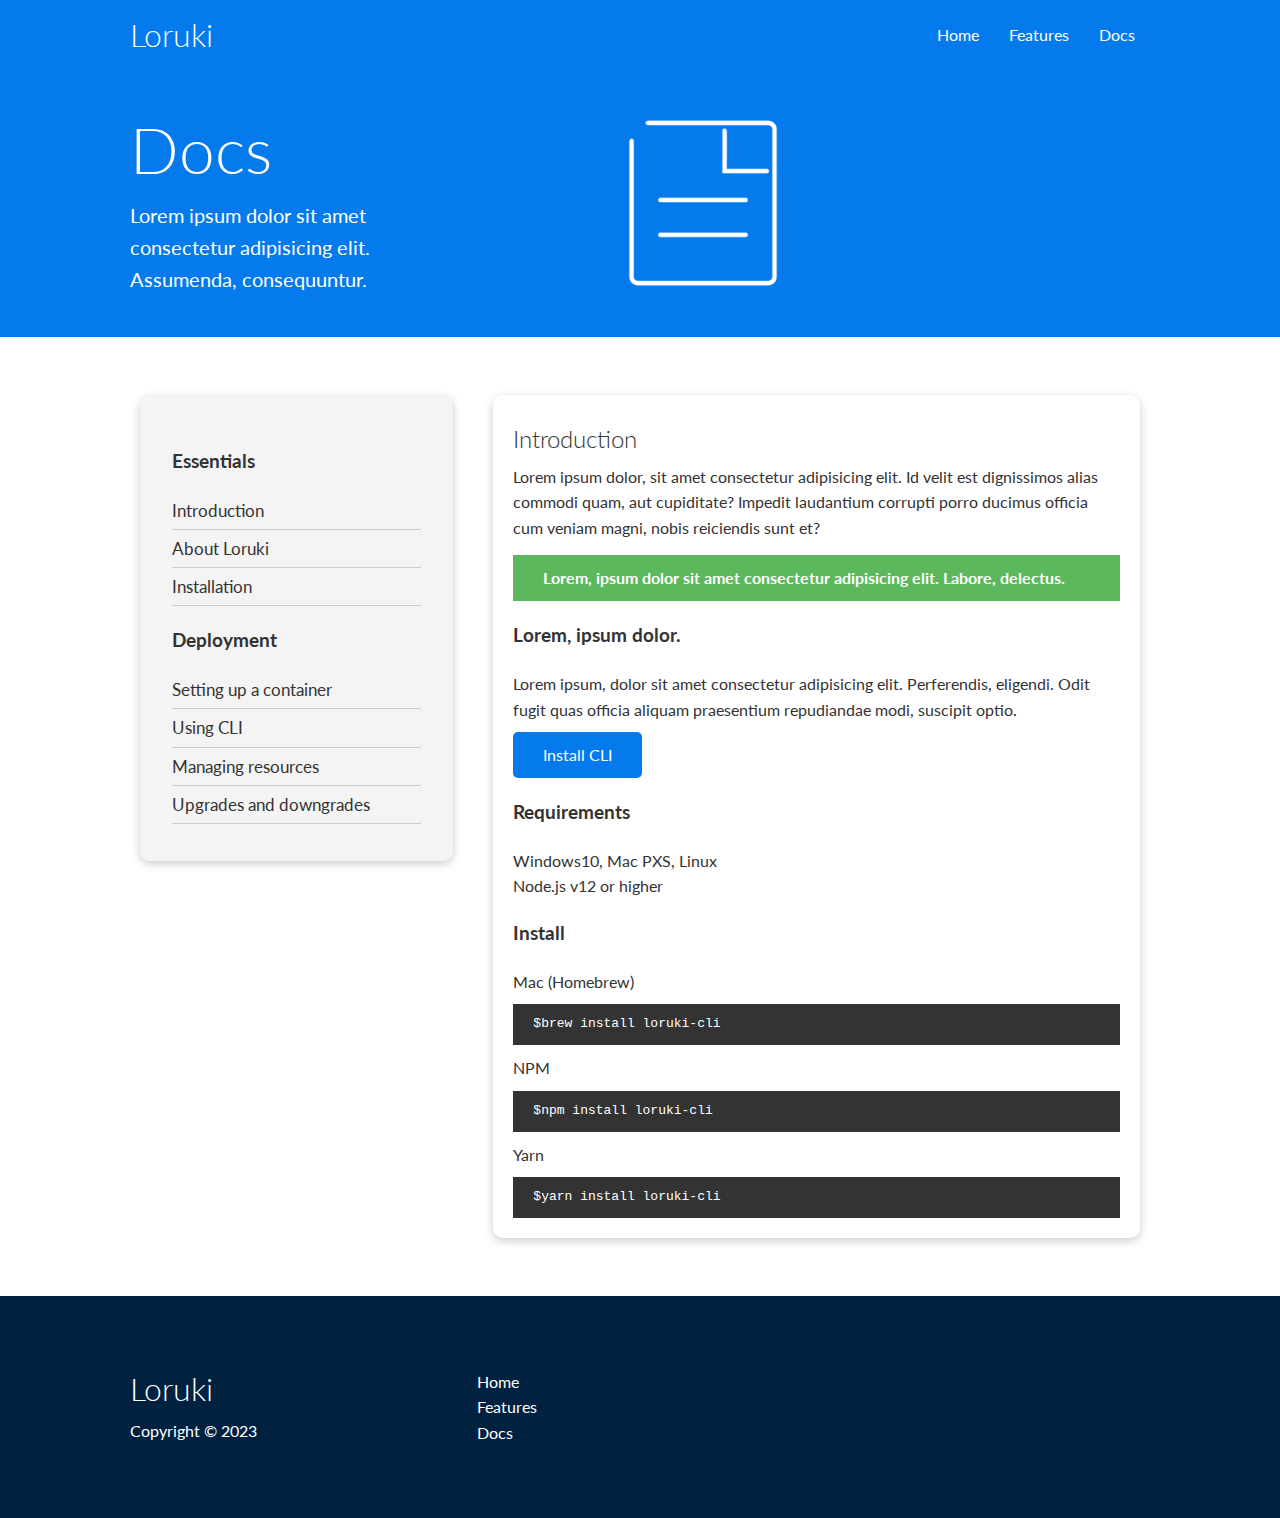
<file: myWebPage/docs.html>
<!DOCTYPE html>
<html lang="en">
<head>
    <meta charset="UTF-8">
    <meta name="viewport" content="width=device-width, initial-scale=1.0">
    <link rel="stylesheet" href="css/utilities.css">
    <link rel="stylesheet" href="css/style.css">
    <link rel="stylesheet" href="https://cdnjs.cloudflare.com/ajax/libs/font-awesome/6.5.1/css/all.min.css" integrity="sha512-DTOQO9RWCH3ppGqcWaEA1BIZOC6xxalwEsw9c2QQeAIftl+Vegovlnee1c9QX4TctnWMn13TZye+giMm8e2LwA==" crossorigin="anonymous" referrerpolicy="no-referrer" />
    <title>Loruki | Cloud Hosting For Everyone</title>
</head>
<body>
    <!--navbar-->
    <div class="navbar">
        <div class="container flex">
            <h1 class="logo">Loruki</h1>
            <nav>
                <ul>
                    <li><a href="index.html">Home</a></li>
                    <li><a href="feature1.html">Features</a></li>
                    <li><a href="docs.html">Docs</a></li> 
                    
                </ul>
            </nav>
        </div>

    </div>
<!-- Head -->
<section class="docs-head bg-primary py-3">
    <div class="container grid">
        <div>
            <h1 class="xl">Docs</h1>
                <p class="lead">
                    Lorem ipsum dolor sit amet consectetur adipisicing elit. Assumenda, consequuntur.
                </p>
            </div>
            <img src="images/docs.png" alt="server">
    </div>
</section>

<!-- Docs Main -->
<section class="docs-main my-4">
    <div class="container grid">
        <div class="card bg-light p-3">
            <h3 class="my-2">Essentials</h3>
            <nav>
                <ul>
                    <li><a href="#">Introduction</a></li>
                    <li><a href="#">About Loruki</a></li>
                    <li><a href="#">Installation</a></li>
                </ul>
            </nav>

            <h3 class="my-2">Deployment</h3>
            <nav>
                <ul>
                    <li><a href="#">Setting up a container</a></li>
                    <li><a href="#">Using CLI</a></li>
                    <li><a href="#">Managing resources</a></li>
                    <li><a href="#">Upgrades and downgrades</a></li>
                </ul>
            </nav>
        </div>
        <div class="card">
            <h2>Introduction</h2>
            <p>Lorem ipsum dolor, sit amet consectetur adipisicing elit. Id velit est dignissimos alias commodi quam, aut cupiditate? Impedit laudantium corrupti porro ducimus officia cum veniam magni, nobis reiciendis sunt et?</p>
            <div class="alert alert-success">
                <i class="fas fa-info"></i>Lorem, ipsum dolor sit amet consectetur adipisicing elit. Labore, delectus.
                    
            </div>
            <h3>Lorem, ipsum dolor.</h3>
            <p>Lorem ipsum, dolor sit amet consectetur adipisicing elit. Perferendis, eligendi. Odit fugit quas officia aliquam praesentium repudiandae modi, suscipit optio.</p>
            <a href="#" class="btn btn-primary">Install CLI</a>

            <h3>Requirements</h3>
            <ul>
                <li>Windows10, Mac PXS, Linux</li>
                <li>Node.js v12 or higher</li>
            </ul>

            <h3>Install</h3>
            <p>Mac (Homebrew)</p>
            <pre><code>$brew install loruki-cli</code></pre>
            <p>NPM</p>
            <pre><code>$npm install loruki-cli</code></pre>
            <p>Yarn</p>
            <pre><code>$yarn install loruki-cli</code></pre>


        </div>
    </div>
</section>

<!--Footer-->
 <footer class="footer bg-dark py-5">
    <div class="container grid grid-3">
        <div>
            <h1>
                Loruki
            </h1>
            <p>Copyright &copy; 2023</p>
        </div>
        <nav>
            <ul>
                <li><a href="index.html">Home</a></li>
                <li><a href="feature1.html">Features</a></li>
                <li><a href="docs.html">Docs</a></li> 
            </ul>
        </nav>

        <div class="social">
            <a href="#"><i class="fab fa-github fa-2x"></i></a>
            <a href="#"><i class="fab fa-facebook fa-2x"></i></a>
            <a href="#"><i class="fab fa-instagram fa-2x"></i></a>
            <a href="#"><i class="fab fa-twitter fa-2x"></i></a>
        </div>
    </div>
 </footer>

</body>
</html>
</file>
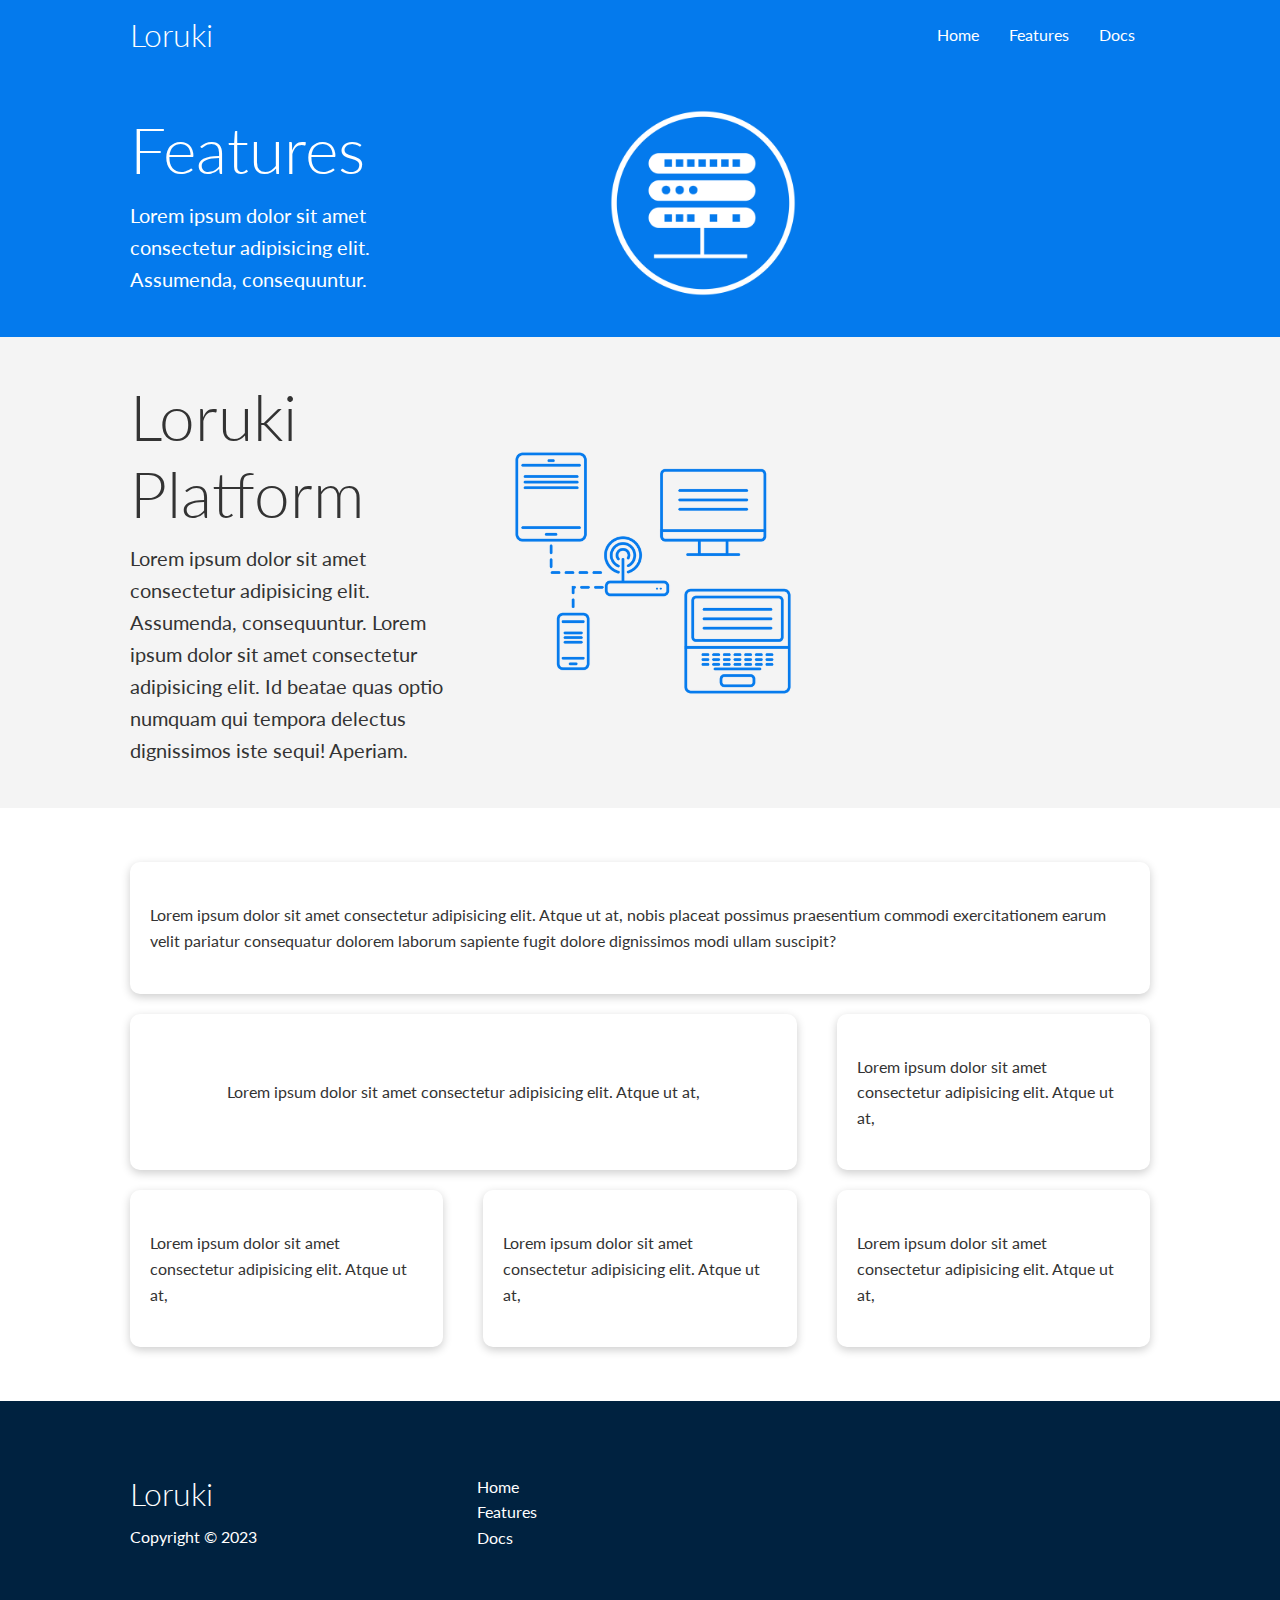
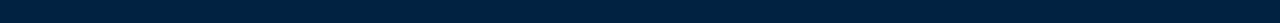
<file: myWebPage/feature1.html>
<!DOCTYPE html>
<html lang="en">
<head>
    <meta charset="UTF-8">
    <meta name="viewport" content="width=device-width, initial-scale=1.0">
    <link rel="stylesheet" href="css/utilities.css">
    <link rel="stylesheet" href="css/style.css">
    <link rel="stylesheet" href="https://cdnjs.cloudflare.com/ajax/libs/font-awesome/6.5.1/css/all.min.css" integrity="sha512-DTOQO9RWCH3ppGqcWaEA1BIZOC6xxalwEsw9c2QQeAIftl+Vegovlnee1c9QX4TctnWMn13TZye+giMm8e2LwA==" crossorigin="anonymous" referrerpolicy="no-referrer" />
    <title>Loruki | Cloud Hosting For Everyone</title>
</head>
<body>
    <!--navbar-->
    <div class="navbar">
        <div class="container flex">
            <h1 class="logo">Loruki</h1>
            <nav>
                <ul>
                    <li><a href="index.html">Home</a></li>
                    <li><a href="feature1.html">Features</a></li>
                    <li><a href="docs.html">Docs</a></li> 
                    
                </ul>
            </nav>
        </div>

    </div>
<!-- Head -->
<section class="features-head bg-primary py-3">
    <div class="container grid">
        <div>
            <h1 class="xl">Features</h1>
                <p class="lead">
                    Lorem ipsum dolor sit amet consectetur adipisicing elit. Assumenda, consequuntur.
                </p>
            </div>
            <img src="images/server.png" alt="server">
    </div>
</section>

<!-- Sub head -->
<section class="section features-sub-head bg-light py-3">
    <div class="container grid">
        <div>
            <h1 class="xl">Loruki Platform</h1>
                <p class="lead">
                    Lorem ipsum dolor sit amet consectetur adipisicing elit. Assumenda, consequuntur. Lorem ipsum dolor sit amet consectetur adipisicing elit. Id beatae quas optio numquam qui tempora delectus dignissimos iste sequi! Aperiam.
                </p>
            </div>
            <img src="images/server2.png" alt="server">
    </div>
</section>
<section class="features-main my-2">
    <div class="container grid grid-3">
        <div class="card flex">
            <i class="fas fa-server fa-3x"></i>
            <p>Lorem ipsum dolor sit amet consectetur adipisicing elit. Atque ut at, 
                nobis placeat possimus praesentium commodi exercitationem earum velit pariatur 
                consequatur dolorem laborum sapiente fugit dolore dignissimos modi ullam suscipit?</p> 
        </div>
        <div class="card flex">
            <i class="fas fa-database fa-3x"></i>
            <p>Lorem ipsum dolor sit amet consectetur adipisicing elit. Atque ut at, 
                </p> 
        </div>
        <div class="card flex">
            <i class="fas fa-icons fa-3x"></i>
            <p>Lorem ipsum dolor sit amet consectetur adipisicing elit. Atque ut at, 
                </p> 
        </div>
        <div class="card flex">
            <i class="fas fa-upload fa-3x"></i>
            <p>Lorem ipsum dolor sit amet consectetur adipisicing elit. Atque ut at, 
                </p> 
        </div>
        <div class="card flex">
            <i class="fas fa-power-off fa-3x"></i>
            <p>Lorem ipsum dolor sit amet consectetur adipisicing elit. Atque ut at, 
                </p> 
        </div>
        <div class="card flex">
            <i class="fas fa-server fa-3x"></i>
            <p>Lorem ipsum dolor sit amet consectetur adipisicing elit. Atque ut at, 
                </p> 
        </div>
    </div>
</section>


<!--Footer-->
 <footer class="footer bg-dark py-5">
    <div class="container grid grid-3">
        <div>
            <h1>
                Loruki
            </h1>
            <p>Copyright &copy; 2023</p>
        </div>
        <nav>
            <ul>
                <li><a href="index.html">Home</a></li>
                <li><a href="feature1.html">Features</a></li>
                <li><a href="docs.html">Docs</a></li> 
            </ul>
        </nav>

        <div class="social">
            <a href="#"><i class="fab fa-github fa-2x"></i></a>
            <a href="#"><i class="fab fa-facebook fa-2x"></i></a>
            <a href="#"><i class="fab fa-instagram fa-2x"></i></a>
            <a href="#"><i class="fab fa-twitter fa-2x"></i></a>
        </div>
    </div>
 </footer>

</body>
</html>
</file>
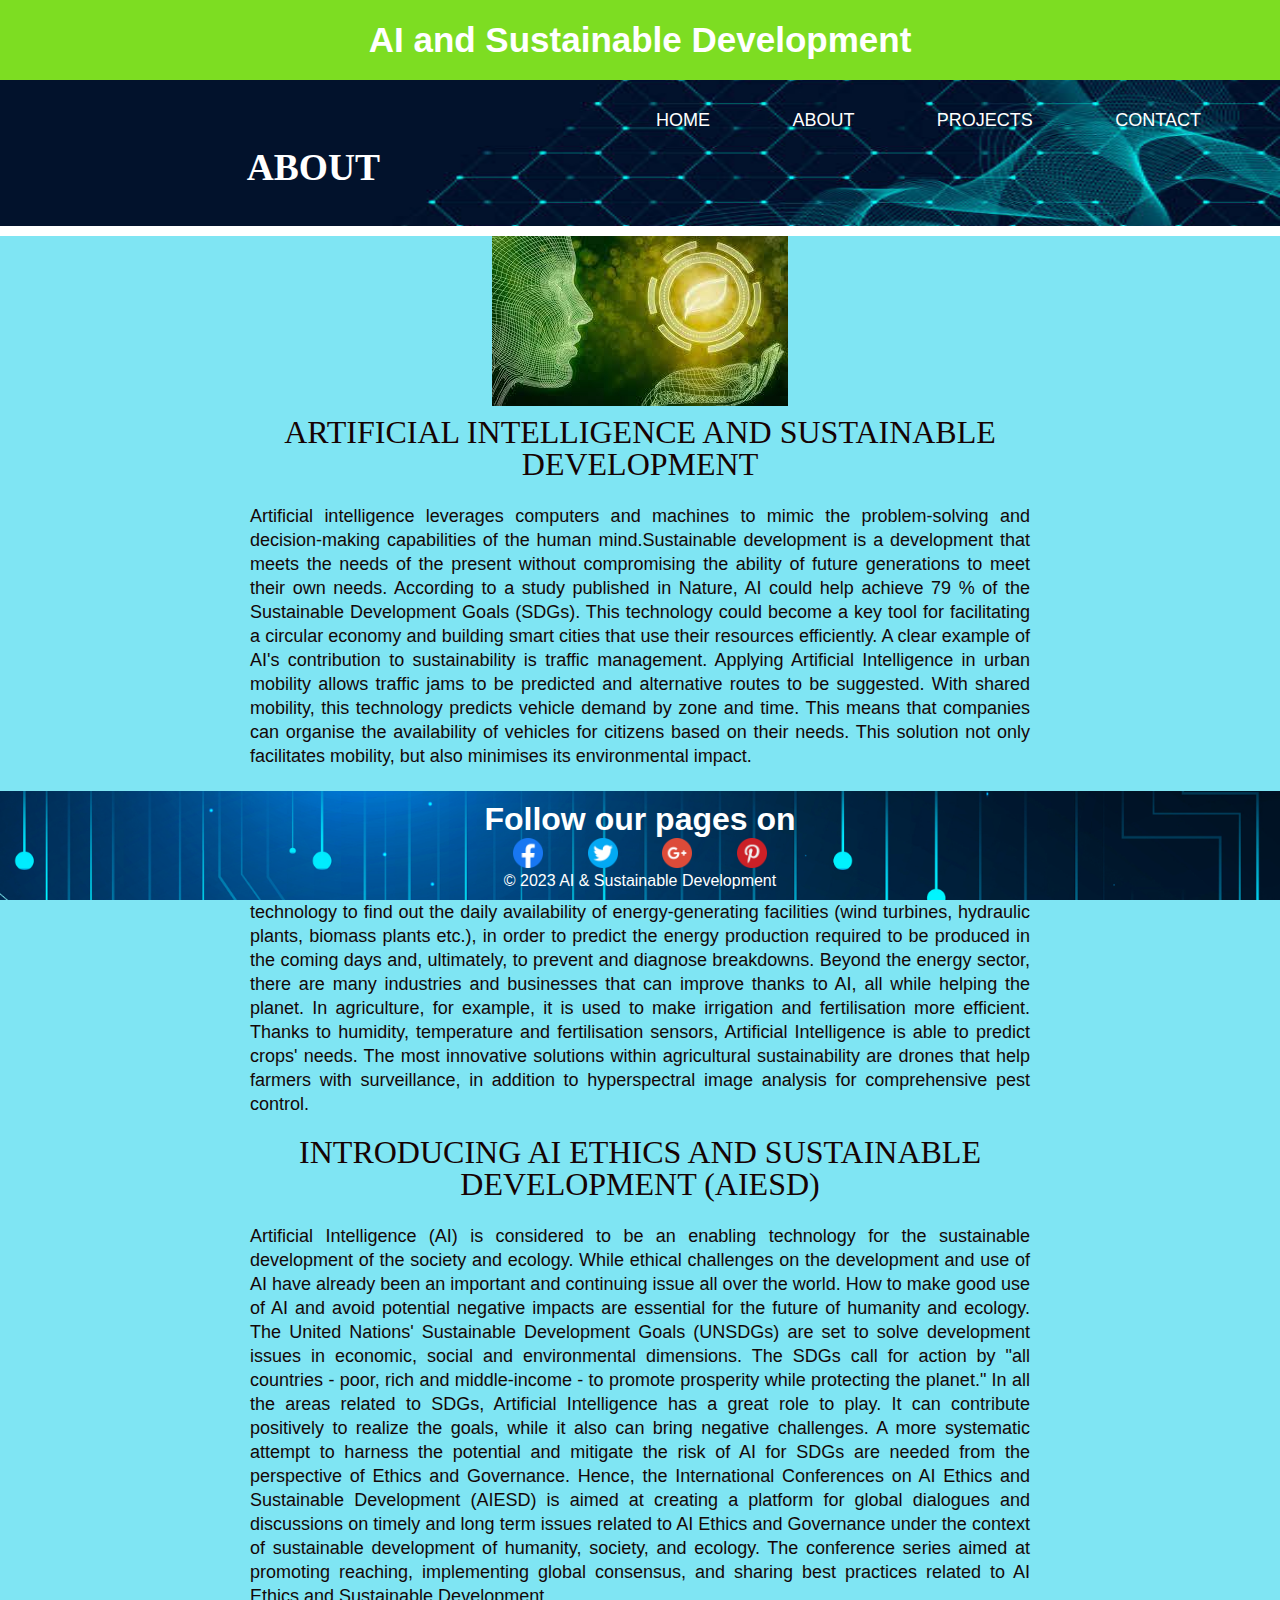
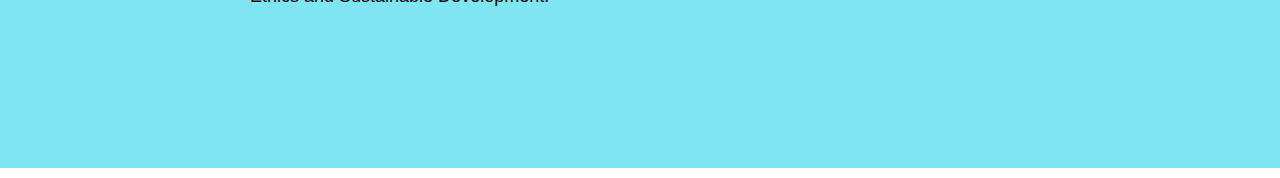
<file: webdesign_nazneen/webdesign_nazneen/about.html>
<!DOCTYPE html>
<html lang="en">
<head>
    <meta charset="UTF-8">
    <meta name="viewport" content="width=device-width, initial-scale=1.0">
    <title>Document</title>
    <link rel="stylesheet" href="style.css">
</head>
<body>

    <nav>
        <label class="logo">AI and Sustainable Development</label>
        <ul>
            <li><a href="index.html">Home</a></li>
            <li><a href="about.html">About</a></li>
            <li><a href="projects.html">Projects</a></li>
            <li><a href="contact.html">Contact</a></li>
        </ul>
        
    </nav>
    <div id="page">
        <div id="header">
            
        </div>
		
		
			 <div class="index_about" >
	<h2>ABOUT</h2>
	</div>
               
        <div id="body" class="about">
		
            <div class="header">
                <div>
			     
					
					
                    <h2> Artificial Intelligence and Sustainable Development</h2>
                    <p>Artificial intelligence leverages computers and machines to mimic the problem-solving and decision-making capabilities of the human mind.Sustainable development is a development that meets the needs of the present without compromising the ability of future generations to meet their own needs.

                
                According to a study published in Nature, AI could help achieve 79 % of the Sustainable Development Goals (SDGs). This technology could become a key tool for facilitating a circular economy and building smart cities that use their resources efficiently.
                    A clear example of AI's contribution to sustainability is traffic management. Applying Artificial Intelligence in urban mobility allows traffic jams to be predicted and alternative routes to be suggested. With shared mobility, this technology predicts vehicle demand by zone and time. This means that companies can organise the availability of vehicles for citizens based on their needs. This solution not only facilitates mobility, but also minimises its environmental impact. 
                    </p>
                
                 <h2>The alliance between Artificial Intelligence and a sustainable economy</h2>
                 <p> AI can also help enhance the efficiency of renewable energies. Companies are already using this technology to find out the daily availability of energy-generating facilities (wind turbines, hydraulic plants, biomass plants etc.), in order to predict the energy production required to be produced in the coming days and, ultimately, to prevent and diagnose breakdowns.
                    Beyond the energy sector, there are many industries and businesses that can improve thanks to AI, all while helping the planet. In agriculture, for example, it is used to make irrigation and fertilisation more efficient. Thanks to humidity, temperature and fertilisation sensors, Artificial Intelligence is able to predict crops' needs. The most innovative solutions within agricultural sustainability are drones that help farmers with surveillance, in addition to hyperspectral image analysis for comprehensive pest control.
                    </p> 
                
               
                       <h2> Introducing AI Ethics and Sustainable Development (AIESD)</h2>
                        <p class="last-paragraph">Artificial Intelligence (AI) is considered to be an enabling technology for the sustainable development of the society and ecology. While ethical challenges on the development and use of AI have already been an important and continuing issue all over the world. How to make good use of AI and avoid potential negative impacts are essential for the future of humanity and ecology.
        The United Nations' Sustainable Development Goals (UNSDGs) are set to solve development issues in economic, social and environmental dimensions. The SDGs call for action by "all countries - poor, rich and middle-income - to promote prosperity while protecting the planet." In all the areas related to SDGs, Artificial Intelligence has a great role to play. It can contribute positively to realize the goals, while it also can bring negative challenges. A more systematic attempt to harness the potential and mitigate the risk of AI for SDGs are needed from the perspective of Ethics and Governance.
        Hence, the International Conferences on AI Ethics and Sustainable Development (AIESD) is aimed at creating a platform for global dialogues and discussions on timely and long term issues related to AI Ethics and Governance under the context of sustainable development of humanity, society, and ecology. The conference series aimed at promoting reaching, implementing global consensus, and sharing best practices related to AI Ethics and Sustainable Development.
        
                    </p></div>
        
            </div>
        </div>
        <div class="footer">
            <div class="connect">
                <div>
                    <h1>Follow our pages on</h1>
                 <div>
				 <a href="https://www.facebook.com" class="facebook"><img src="images/facebook.png" alt="Facebook"></a>
                <a href="https://www.twitter.com" class="twitter"><img src="images/twitter.png" alt="Twitter"></a>
                <a href="https://www.googleplus.com" class="googleplus"><img src="images/google-plus.png" alt="Google Plus"></a>
                <a href="https://www.pinterest.com" class="pinterest"><img src="images/pinterest.png" alt="Pinterest"></a>
                 </div>
                </div>
             </div>
            <div class="footnote">
             </div>
             <div>
                <p> &copy; 2023 AI & Sustainable Development</p>
            </div>
        </div>

    </div>
    
       
    </div>
</body>
</html>
</file>
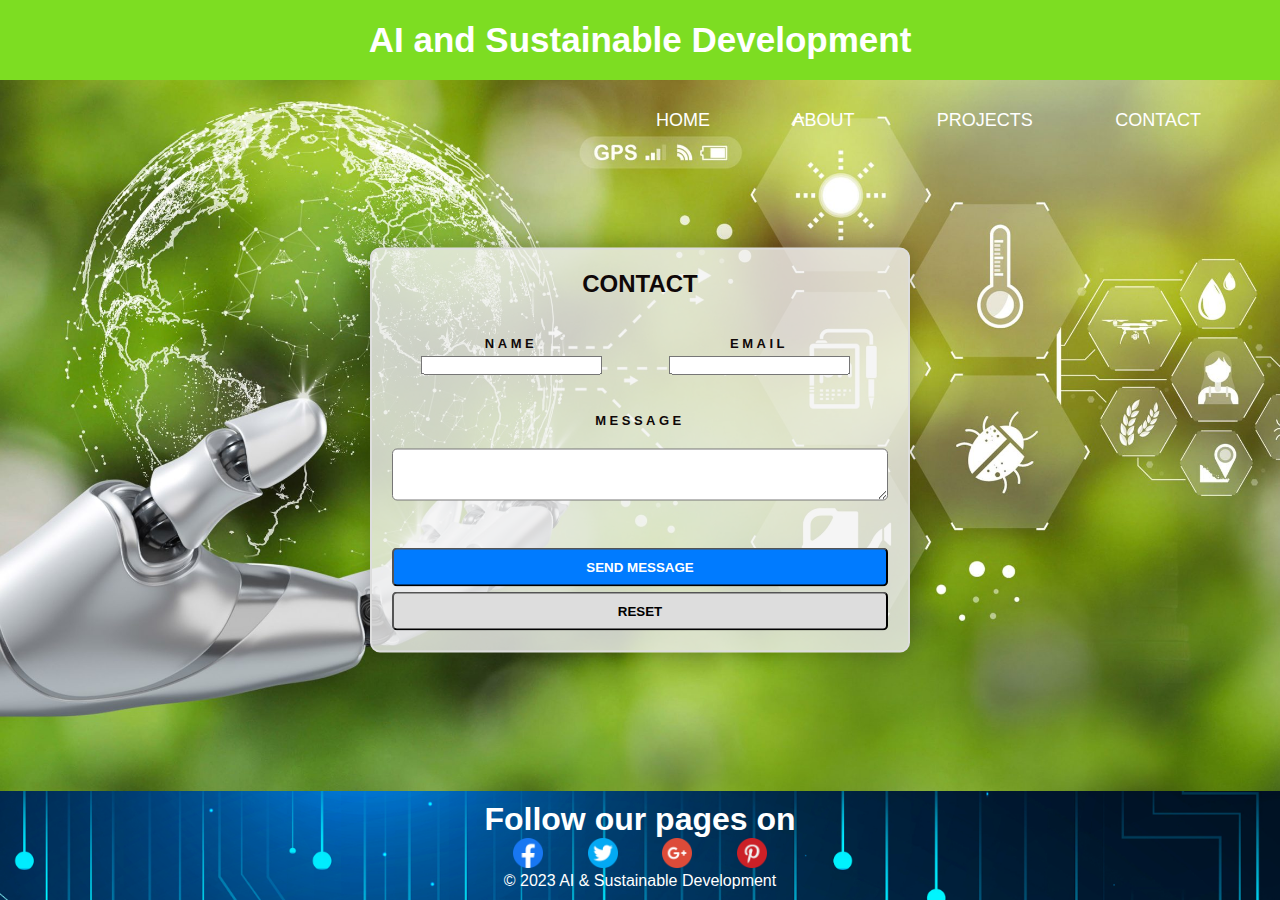
<file: webdesign_nazneen/webdesign_nazneen/contact.html>
<!DOCTYPE html>
<html lang="en">
<head>
    <meta charset="UTF-8">
    <meta name="viewport" content="width=device-width, initial-scale=1.0">
    <title>Contact Form</title>
    <link rel="stylesheet" href="contactstyle.css">
    <link rel="stylesheet" href="style.css">
</head>
<body>

    <nav>
        <label class="logo">AI and Sustainable Development</label>
        <ul>
            <li><a href="index.html">Home</a></li>
            <li><a href="about.html">About</a></li>
            <li><a href="projects.html">Projects</a></li>
            <li><a href="contact.html">Contact</a></li>
        </ul>
        
    </nav>
    <form action="">
        <div class="title">
            <h2>CONTACT</h2>
        </div>
		<br>
        <div class="half">
            <div class="item">
			
                <label for="name">NAME</label>
                <input type="text" id ="name">
            </div>
<br>
            
                <div class="item">
                    <label for="name">EMAIL</label>
                    <input type="text" id ="email">
                </div>
        </div>
		
		<br>
                <div class="action">
                    <label for="message">MESSAGE</label>
                        <textarea name="" id = "message"></textarea>
                    </div>
                    <div class="action">
					<br>
                        <input type="submit" value="SEND MESSAGE">
                        <input type="reset" value = "RESET">
                    </div>
        </div>
    </form>
<div class="footer_contact">
    <div class="connect">
        <div>
            <h1>Follow our pages on</h1>
            <div>
                <a href="https://www.facebook.com" class="facebook"><img src="images/facebook.png" alt="Facebook"></a>
                <a href="https://www.twitter.com" class="twitter"><img src="images/twitter.png" alt="Twitter"></a>
                <a href="https://www.googleplus.com" class="googleplus"><img src="images/google-plus.png" alt="Google Plus"></a>
                <a href="https://www.pinterest.com" class="pinterest"><img src="images/pinterest.png" alt="Pinterest"></a>
            </div>
        </div>
    </div>
    <div class="footnote">
    </div>
    <div>
        <p>&copy; 2023 AI & Sustainable Development</p>
    </div>
</div>
    
</body>
</html>
</file>
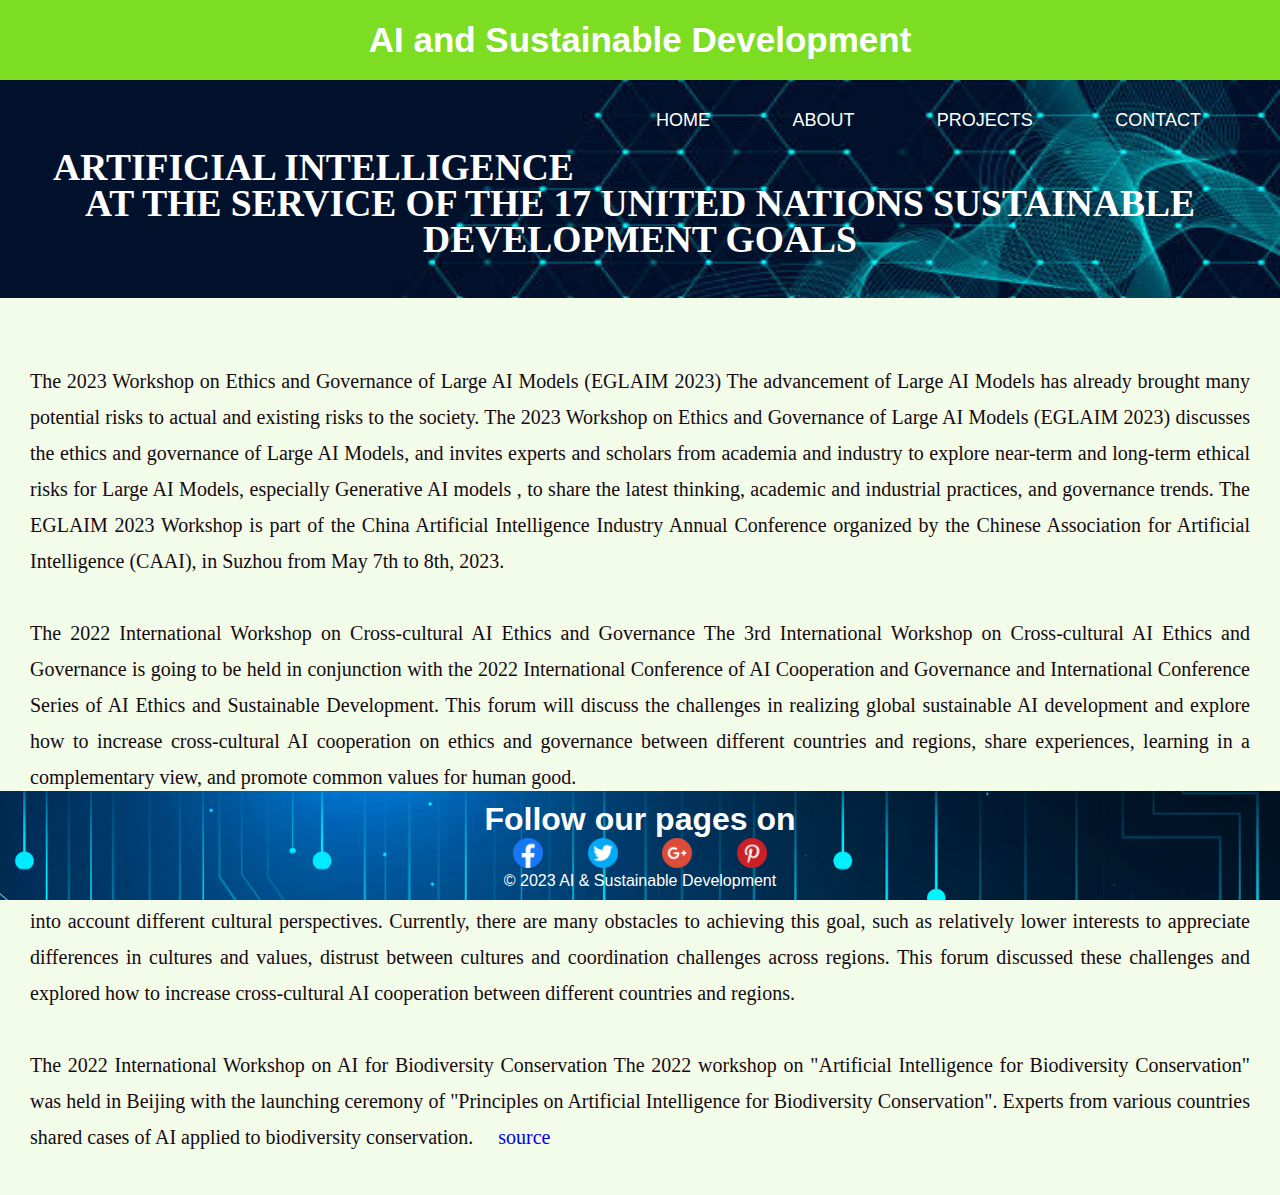
<file: webdesign_nazneen/webdesign_nazneen/projects.html>
<!DOCTYPE html>
<html lang="en">
<head>
    <meta charset="UTF-8">
    <meta name="viewport" content="width=device-width, initial-scale=1.0">
    <title>Projects</title>
    <link rel="stylesheet" href="style.css">
</head>
<body>
    <nav>
        <label class="logo">AI and Sustainable Development</label>
        <ul>
            <li><a href="index.html">Home</a></li>
            <li><a href="about.html">About</a></li>
            <li><a href="projects.html">Projects</a></li>
            <li><a href="contact.html">Contact</a></li>
        </ul>
        
    </nav>
    <div class="index_pro" >
	<h2> ARTIFICIAL INTELLIGENCE AT THE SERVICE OF THE 17 UNITED NATIONS SUSTAINABLE DEVELOPMENT GOALS</h2>
	</div>
<div class="projects">
   
    <p>
        The 2023 Workshop on Ethics and Governance of Large AI Models (EGLAIM 2023)
        The advancement of Large AI Models has already brought many potential risks to actual and existing risks to the society. The 2023 Workshop on Ethics and Governance of Large AI Models (EGLAIM 2023) discusses the ethics and governance of Large AI Models, and invites experts and scholars from academia and industry to explore near-term and long-term ethical risks for Large AI Models, especially Generative AI models , to share the latest thinking, academic and industrial practices, and governance trends. The EGLAIM 2023 Workshop is part of the China Artificial Intelligence Industry Annual Conference organized by the Chinese Association for Artificial Intelligence (CAAI), in Suzhou from May 7th to 8th, 2023.
        <br><br>
        The 2022 International Workshop on Cross-cultural AI Ethics and Governance
        The 3rd International Workshop on Cross-cultural AI Ethics and Governance is going to be held in conjunction with the 2022 International Conference of AI Cooperation and Governance and International Conference Series of AI Ethics and Sustainable Development. This forum will discuss the challenges in realizing global sustainable AI development and explore how to increase cross-cultural AI cooperation on ethics and governance between different countries and regions, share experiences, learning in a complementary view, and promote common values for human good.
        <br><br>
        The 2021 International Workshop on Cross-cultural Cooperation on Artificial Intelligence
        Realizing global sustainable AI development requires international cooperation on AI infrastructures, ethical and governance frameworks and mechanisms of interactions and coordination, especially taking into account different cultural perspectives. Currently, there are many obstacles to achieving this goal, such as relatively lower interests to appreciate differences in cultures and values, distrust between cultures and coordination challenges across regions. This forum discussed these challenges and explored how to increase cross-cultural AI cooperation between different countries and regions.
        <br><br>
        The 2022 International Workshop on AI for Biodiversity Conservation
        The 2022 workshop on "Artificial Intelligence for Biodiversity Conservation" was held in Beijing with the launching ceremony of "Principles on Artificial Intelligence for Biodiversity Conservation". Experts from various countries shared cases of AI applied to biodiversity conservation.
        <a href="https://ai-for-sdgs.academy/">source</a>
        </p>
</div>
<div class="footer">
    <div class="connect">
        <div>
            <h1>Follow our pages on</h1>
         <div>
				<a href="https://www.facebook.com" class="facebook"><img src="images/facebook.png" alt="Facebook"></a>
                <a href="https://www.twitter.com" class="twitter"><img src="images/twitter.png" alt="Twitter"></a>
                <a href="https://www.googleplus.com" class="googleplus"><img src="images/google-plus.png" alt="Google Plus"></a>
                <a href="https://www.pinterest.com" class="pinterest"><img src="images/pinterest.png" alt="Pinterest"></a>
         </div>
        </div>
     </div>
    <div class="footnote">
     </div>
     <div>
        <p> &copy; 2023 AI & Sustainable Development</p>
    </div>
</div>
</body>
</html>
</file>
<file: muistipeli-start/css/style.css>
body{
    width: 400px;
    margin: auto;
}

.grid {
    display: flex;
    flex-wrap: wrap;
    width: 400px;
    height: 300px;
}

img {
    cursor: pointer;
}
</file>
<file: myWebPage/css/utilities.css>
/* Utilities */
.container{
    max-width:1100px;
    margin: 0 auto;
    overflow: auto;
    padding: 0 40px;
}

.card {
    background-color: #fff;
    color: #333;
    border-radius: 10px;
    box-shadow: 0 3px 10px rgb(0, 0, 0, 0.2);
    padding: 20px;
    margin: 10px;
}
.btn {
    display: inline-block;
    padding: 10px 30px;
    cursor: pointer;
    background-color: var(--primary-color);
    color: #fff;
    border: none;
    border-radius: 5px;
}

.btn-outline{
    background-color: transparent;
    border: 1px #fff solid;
}

.btn:hover{
    transform: scale(.98);
}

/*Backgrounds & colored buttons*/
.bg-primary, 
.btn-primary{
    background-color: var(--primary-color);
    color: #fff;
}

.bg-secondary, 
.btn-secondary{
    background-color: var(--secondary-color);
    color: #fff;
}

.bg-dark, 
.btn-dark{
    background-color: var(--dark-color);
    color: #fff;
}

.bg-primary a, 
.btn-primary a,
.bg-secondary a, 
.btn-secondary a,
.bg-dark a, 
.btn-dark a {
    color: #fff;
}

.bg-light, 
.btn-light{
    background-color: var(--light-color);
    color: #333;
}

/*Text sizes*/

.lead{
    font-size: 20px;
}
.sm {
    font-size: 1rem;
}

.md {
    font-size: 2rem;
}
.lg {
    font-size: 3rem;
}
.xl {
    font-size: 4rem;
}

.text-center {
    text-align: center;

}

/* Alert */
.alert{
    background-color: var(--light-color);
    padding: 10px 20px;
    font-weight: bold;
    margin: 15px 0;
}

.alert i {
    margin-right: 10px;
}

.alert-success{
    background-color: var(--success-color);
    color: #fff;
}

.alert-error{
    background-color: var(--error-color);
    color: #fff;
}

.flex{
    display: flex;
    justify-content: center;
    align-items: center;
    height: 100%;
}

.grid {
    display: grid;
    grid-template-columns: repeat(3, 1fr);
    gap: 20px;
    justify-content: center;
    align-items: center;
    height: 100%;
}

.grid-3{
    grid-template-columns: repeat(3, 1fr);
}

/*Margin*/

.my-1{
    margin: 1rem 0;
}
.my-2{
    margin: 1.5rem 0;
}

.my-3{
    margin: 2rem 0;
}
.my-4{
    margin: 3rem 0;
}

.my-5{
    margin: 4rem 0;
}

.m-1{
    margin: 1rem;
}
.m-2{
    margin: 1.5rem;
}

.m-3{
    margin: 2rem;
}
.m-4{
    margin: 3rem;
}

.m-5{
    margin: 4rem;
}

/*Padding*/

.py-1{
    padding: 1rem 0;
}
.py-2{
    padding: 1.5rem 0;
}

.py-3{
    padding: 2rem 0;
}
.py-4{
    padding: 3rem 0;
}

.py-5{
    padding: 4rem 0;
}

p-1{
    padding: 1rem;
}
p-2{
    padding: 1.5rem;
}

.p-3{
    padding: 2rem;
}
.p-4{
    padding: 3rem;
}

.p-5{
    padding: 4rem;
}
</file>
<file: myWebPage/css/style.css>
@import url('https://fonts.googleapis.com/css2?family=Lato:wght@300&family=Poppins:wght@200&display=swap');

:root {
    --primary-color:#047aed;
    --secondary-color:  #1c3fa8;
    --dark-color: #002240;
    --light-color: #f4f4f4;
    --success-color: #5cb85c;
    --error-color: #d9534f;
}

*{
    box-sizing: border-box;
    padding: 0;
    margin: 0;
}

body{
    font-family: 'Lato', sans-serif;
    color: #333;
    line-height: 1.6;
}

ul{
    list-style-type: none;
}

a{
  text-decoration: none;
  color: #333;
}
h1, h2 {
    font-weight: 300;
    line-height: 1.2;
    margin: 10px 0;
}

p{
    margin: 10px 0;
}

img{
    width: 100%;
}

code,pre{
    background: #333;
    color: #fff;
    padding: 10px;
}

.navbar{
    background-color: var(--primary-color);
    color: #fff;
    height: 70px;
}

.navbar ul {
    display: flex;
}

.navbar a{
    color: #fff;
    padding: 10px;
    margin: 0 5px;
}

.navbar a:hover {
    border-bottom: 2px #fff solid;
}

.navbar .flex {
    justify-content: space-between;
}
/*Showcase*/

.showcase{
    height: 400px;
    background-color: var(--primary-color);
    color: #fff;
    position: relative;
}
.showcase h1{
    font-size: 40px;
}

.showcase p{
    margin: 20px 0;
}

.showcase .grid{
    overflow: visible;
    grid-template-columns: 55% 45%;
    gap: 30px; 
}

.showcase-text {
    animation: slideInFromLeft 1s ease-in;
}

.showcase-form{
    position: relative;
    top:60px;
    height: 350px;
    width: 400px;
    padding: 40px;
    z-index: 100;
    justify-self: end;
    animation: slideInFromRight 1s ease-in;
}

.showcase-form .form-control {
    margin: 30px 0;
}

.showcase-form input[type='text'],
.showcase-form input[type='text']{
  border: 0;
  border-bottom: 1px solid #b4becb;
  width: 100%;
  padding: 3px;
  font-size: 16px;
}

.showcase-form input:focus {
    outline: none;
}

.showcase::before,
.showcase::after {
    content: '';
    position: absolute;
    height: 100px;
    bottom: -70px;
    right: 0;
    left: 0;
    background: #fff;
    transform: skewY(-3deg);
    -webkit-transform: skewY(-3deg);
    -moz-transform: skewY(-3deg);
    -ms-transform: skewY(-3deg);
}

/*stats*/
.stats{
    padding-top: 100px;
    animation: slideInFromBottom 1s ease-in;
}

.stats-heading{
    max-width: 500px;
    margin: auto;
}

.stats .grid h3{
    font-size: 35px;
}

.stats .grid p{
    font-size: 20px;
    font-weight: bold;
}

/*CLI*/
.cli .grid{
    grid-template-columns: repeat(3, 1fr);
    grid-template-rows: repeat(2, 1fr);
}

.cli .grid > *:first-child{
    grid-column: 1 / span 2;
    grid-row: 1 / span 2;
}

/*Cloud*/
.cloud .grid{
    grid-template-columns: 4fr 3fr;
}

/*languages*/

.languages .flex {
    flex-wrap: wrap;
    display: flex;
}

.languages .card{
    text-align: center;
    margin: 18px 10px 40px;
    transition: transform 0.2s ease-in;
}

.languages .card h4 {
    font-size: 20px;
    margin-bottom: 10px;
}

.languages .card:hover{
    transform: translateY(-15px);
}

/* features */
.features-head img,
.docs-head img{
    width: 200px;
    justify-self: flex-end;
}

.features-sub-head img {
    width: 300px;
    justify-self: flex-end;
}

.features.main .card > i{
    margin-right: 20px;
}

.features-main .grid{
    padding: 30px;
}

.features-main .grid > *:first-child{
    grid-column: 1 / span 3;  
}
.features-main .grid > *:nth-child(2){
    grid-column: 1 / span 2;  
}

/*Docs*/
.docs-main h3{
    margin: 20px 0;
}

.docs-main .grid{
    grid-template-columns: 1fr 2fr;
    align-items: flex-start;
}

.docs-main nav li {
    font-size: 17px;
    padding-bottom: 5px;
    margin-bottom: 5px;
    border-bottom: 1px #ccc solid;
}

.docs-main a:hover {
    font-weight: bold;
}

/*Footer*/
.footer .social a{
    margin: 0 10px;
}

/* Animation */
@keyframes slideInFromLeft {
    0% {
        transform: translateX(-100%);
    }

    100% {
        transform: translateX(0);
    }
}

@keyframes slideInFromRight {
    0% {
        transform: translateX(100%);
    }

    100% {
        transform: translateX(0);
    }
}

@keyframes slideInFromTop {
    0% {
        transform: translateX(-100%);
    }

    100% {
        transform: translateX(0);
    }
}

@keyframes slideInFromBottom {
    0% {
        transform: translateX(100%);
    }

    100% {
        transform: translateX(0);
    }
}

/*Tablets and under*/
@media (max-width: 768px) {
    .grid,
    .showcase .grid,
    .stats .grid,
    .cli .grid,
    .cloud .grid {
        grid-template-columns: 1fr;
        grid-template-rows: 1fr;
    }

    .showcase {
        height: auto;
    }

    .showcase-text {
        text-align: center;
        margin-top: 40px;
        animation: slideInFromTop 1s ease-in;
    }

    .showcase-form {
        justify-self: center;
        margin: auto;
        animation: slideInFromBottom 1s ease-in;
    }
}

.cli .grid > *:first-child{
    grid-column: 1 ;
    grid-row: 1 ;
}

/*Mobile */
@media (max-width: 500px) {
    .navbar {
        height: 110px;
    }

    .navbar .flex {
        flex-direction: column;
    }

    .navbar ul{
        padding: 10px;
        background-color: rgba(0, 0, 0, 0.1);
    }

}
</file>
<file: myyräpeli/css/style.css>
body{
    width: 450px;
    margin: auto;
}

.row{
    display: flex;
    width: 450px;
}

.column{
    flex: 50%;
}

.grid{
    display: flex;
    flex-wrap: wrap;
    width: 450px;
    height: 450px;
   
}

.square{
    height: 150px;
    width: 150px;
    border: 1px solid black;
    box-sizing: border-box;
}

.mole{
    background-image: url("../img/mole.jpg");
    background-size: cover;
}
</file>
<file: neljänsuora-start/neljänsuora-start/css/style.css>
body{
    width: 450px;
    margin: auto;
}

.grid {
    display:flex;
    flex-wrap: wrap;
    width: 420px;
    height: 360px;
    border: 1px solid black;
}

.grid div{
    width: 60px;
    height: 60px;
}

.player-one{
    background-color: red;
    border-radius: 30px;
}

.player-ywo{
    background-color: blue;
    border-radius: 30px;
}
</file>
<file: news-homepage-main/news-homepage-main/style.css>
/* .news{
      color: rgb(240, 131, 54);
    } */
    



    .colorbtn{
      background-color: rgb(242, 63, 63);
      border: none;
    }
    .boxes img{
        width: 7rem;
    }
</file>
<file: webdesign_nazneen/webdesign_nazneen/style.css>
*{
    padding: 0;
    margin: 0;
    text-decoration: none;
    list-style: none;

}

body{
    font-family: 'Times New Roman', Times, serif;
}

nav{
    height: 80px;
    width: 100%;
    background: rgb(125, 221, 34);
}
.sticky-nav {
    position: fixed;
    width: 100%;
    top: 0;
    background-color:  rgb(125, 221, 34); /* Adjust as needed */
    padding: 10px 0;
    box-shadow: 0 2px 4px  rgb(125, 221, 34); /* Optional: Add a shadow for visual separation */
}
.sticky-nav {
    /* Previous CSS properties... */
    transition: background-color 0.3s ease; /* Add transition effect for background color */
}

.logo {
    margin-left: 0px;

}


label.logo{
    font-size: 35px;
    font-weight: bold;
    color: white;
    padding: 4px 100px;
    line-height: 80px;
}
nav ul{
    float: right;
    margin-right: 40px;

}

nav li{
    display: inline-block;
    margin: 0 8px;
    line-height: 80px;
}



nav a{
    color: white;
    font-size: 18px;
    text-transform: uppercase;
    border: 1px solid transparent;
    padding: 7px 10px;
    border-radius: 3px;
}

#body.about .header {
	background: url(images/images.jpg) no-repeat center top #7fe5f3;
	margin: 0;
	min-height: 1000px;
	padding: 0;
	width: 100%;
}
#body.about .header div, #body .header div {
	margin: 0 auto;
	max-width: 960px;
	overflow: hidden;
	padding: 65px 0 40px;
}
#body.about .header div h1, #body .header div h1 {
	color: #131111;
	display: block;
	font-family: audiowide-regular-webfont;
	font-size: 36px;
	font-weight: normal;
	line-height: 36px;
	margin: 0 auto 87px;
	padding: 0;
	text-align: center;
	text-transform: uppercase;
	width: 940px;
}
#body.about .header div h2 {
	color: #160303;
	display: block;
	font-family: audiowide-regular-webfont;
	font-size: 32px;
	font-weight: normal;
	line-height: 32px;
	margin: 0 auto 87px;
	padding: 0;
	text-align: center;
	text-transform: uppercase;
	width: 820px;
}
#body.about .header div p {
    color: #140707;
    display: block;
    font-family: Arial;
    font-size: 18px;
    font-weight: normal;
    line-height: 24px;  
    text-align: center;
    width: 820px;
	margin: 0 auto 87px;
	padding: 0;
	padding-bottom:20px;
}

#body.about .header div p a {
	color: #180d0d;
	font-family: Arial;
	font-size: 18px;
	font-weight: normal;
	line-height: 24px;
	margin: 0;
	padding: 0;
	text-decoration: underline;
}

#body.about .header div p.last-paragraph {
    padding-bottom: 120px; /* Adjust the bottom padding as needed */
}

#body.about .header div p a:hover {
	color: #a3a3a3;
}
#body.about .body {
	background-color: #620031;
	margin: 0;
	min-height: 253px;
	overflow: hidden;
	padding: 0;
	width: 100%;
}
#body.about .body div {
	margin: 0 auto;
	max-width: 940px;
	overflow: hidden;
	padding: 36px 10px 35px;
}
#body.about .body div h2 {
	color: #A3A3A3;
	float: left;
	font-family: audiowide-regular-webfont;
	font-size: 23px;
	font-weight: normal;
	line-height: 23px;
	margin: 18px 0 26px;
	padding: 0;
	text-align: left;
	text-transform: uppercase;
	width: 620px;
}
#body.about .body div p {
	color: #ffffff;
	display: block;
	float: left;
	font-family: Arial;
	font-size: 14px;
	font-weight: normal;
	line-height: 24px;
	margin: 0;
	padding: 0;
	text-align: left;
	width: 620px;
}
#body.about .body div p a {
	color: #ffffff;
	font-family: Arial;
	font-size: 14px;
	font-weight: normal;
	line-height: 24px;
	margin: 0;
	padding: 0;
	text-decoration: underline;
}
#body.about .body div p a:hover {
	color: #a3a3a3;
}
#body.about .body div img {
	display: block;
	float: right;
	margin: 0;
	padding: 0;
	width: auto;
}
#body.about .footer {
	background-color: #000000;
	margin: 0;
	min-height: 366px;
	padding: 0;
	width: 100%;
}
#body.about .footer div {
	margin: 0 auto;
	overflow: hidden;
	padding: 79px 0 0 10px;
	width: 950px;
}
#body.about .footer div h2 {
	color: #A3A3A3;
	float: right;
	font-family: audiowide-regular-webfont;
	font-size: 23px;
	font-weight: normal;
	line-height: 23px;
	margin: 34px 0 24px;
	padding: 10px;
	text-align: left;
	text-transform: uppercase;
	width: 557px;
}
#body.about .footer div p {
	color: #ffffff;
	display: block;
	float: right;
	font-family: Arial;
	font-size: 18px;
	font-weight: normal;
	line-height: 24px;
	margin: 0 auto;
	padding: 0;
	text-align: left;
	width: 557px;
}
#body.about .footer div p a {
	color: #ffffff;
	font-family: Arial;
	font-size: 18px;
	font-weight: normal;
	line-height: 24px;
	margin: 0 auto;
	padding: 0;
	text-decoration: underline;
}
#body.about .footer div p a:hover {
	color: #a3a3a3;
}
#body.about .footer div img {
	float: left;
	display: block;
	margin: 0;
	padding: 0;
	width: auto;
}

*{box-sizing: border-box}
body {font-family: Verdana, sans-serif; margin:0}



a.active, a:hover{
    border: 1px solid white;
    transition: .5s;
}

body.div .img{
    display: block;
	float: right;
	margin: 0;
	padding: 0;
	width: auto;
}

.index {
    font-family: 'Times New Roman', Times, serif;
    font-size: 25px;
    color: white;
    background-image: url('images/AI_wall.png');
    background-size: 100% 100%;
    background-repeat: no-repeat;
    text-align: center;
    margin: 0 auto;
    padding: 140px 30px 40px;
    line-height: 36px;
    display: block;
    background-color: rgba(255, 255, 255, 0.1); /* 10% transparent white */
}


.indextwo {
	font-family: 'Times New Roman', Times, serif;
	font-size: 20px;
	background-color: rgba(125, 221, 34, 0.1);
	color: #160a10;
	text-align: justify;
	
	margin: 0 auto;
  padding: 15px 0px 40px;
  line-height: 36px;
  display: block;
}

.indextwo p {
    margin-left: 20px;
    margin-right: 20px;
	margin-top: 20px;
}

.indextwo h1,h2, h3, ul, li, a {
    margin-left: 20px;
    margin-right: 20px;
}


.projects {
    font-family: 'Times New Roman', Times, serif;
    font-size: 20px;
    background-color: rgba(125, 221, 34, 0.1);
    color: #160a10;
    text-align: justify; /* Justify the text */
    margin: 0 auto;
    padding: 65px 30px 40px; /* Add 10 pixels of padding on both sides */
    line-height: 36px;
    display: block;
}


.index_pro {
    font-family: 'Times New Roman', Times, serif;
    font-size: 25px;
    color: white;
    background-image: url('images/AI_wall.png');
    background-size: 100% 100%;
    background-repeat: no-repeat;
    text-align: center;
    margin: 0 auto;
    padding: 70px 10px 40px;
    line-height: 36px;
    display: block;
    background-color: rgba(255, 255, 255, 0.1); /* 10% transparent white */
}


/*----------------------------------------body-styles---------------------------------------*/
.about p {
    text-align: justify !important;
	    padding-left: 20px !important;
		padding-right: 20px!important;
}



.index_about {
    font-family: 'Times New Roman', Times, serif;
    font-size: 25px;
    color: white;
    background-image: url('images/AI_wall.png');
    background-size: 100% 100%;
    background-repeat: no-repeat;
    text-align: center;
    margin: 0 auto;
    padding: 70px 10px 40px;
    line-height: 36px;
    display: block;
    background-color: rgba(255, 255, 255, 0.1); /* 10% transparent white */
}



#body.about .header {
    background: url(images/images.jpg) no-repeat Center top #7fe5f3;
    margin: 0;
    min-height: 1000px;
    padding: 0;
    width: 100%;
}


#body.about .header div, #body .header div {
	margin: 10px auto;
	max-width: 960px;
	overflow: hidden;
	padding: 180px 0 40px;
}
#body.about .header div h1, #body .header div h1 {
	color: #131111;
	display: block;
	font-family: audiowide-regular-webfont;
	font-size: 36px;
	font-weight: normal;
	line-height: 36px;
	margin: 0 auto 87px;
	padding: 0;
	text-align: center;
	text-transform: uppercase;
	width: 940px;
}
#body.about .header div h2 {
	color: #160303;
	display: block;
	font-family: audiowide-regular-webfont;
	font-size: 32px;
	font-weight: normal;
	line-height: 32px;
	margin: 0 auto 24px;
	padding: 0;
	text-align: center;
	text-transform: uppercase;
	width: 820px;
}
#body.about .header div p {
    color: #140707;
    display: block;
    font-family: Arial;
    font-size: 18px;
    font-weight: normal;
    line-height: 24px;
    margin: 0 auto;  
    text-align: center;
   
	max-width: 100%;
 
}

#body.about .header div p a {
	color: #180d0d;
	font-family: Arial;
	font-size: 18px;
	font-weight: normal;
	line-height: 24px;
	margin: 0;
	padding: 0;
	text-decoration: underline;
}
#body.about .header div p a:hover {
	color: #a3a3a3;
}
#body.about .body {
	background-color: #620031;
	margin: 0;
	min-height: 253px;
	overflow: hidden;
	padding: 0;
	width: 100%;
}
#body.about .body div {
	margin: 0 auto;
	max-width: 940px;
	overflow: hidden;
	padding: 36px 10px 35px;
}
#body.about .body div h2 {
	color: #A3A3A3;
	float: left;
	font-family: audiowide-regular-webfont;
	font-size: 23px;
	font-weight: normal;
	line-height: 23px;
	margin: 18px 0 26px;
	padding: 0;
	text-align: left;
	text-transform: uppercase;
	width: 620px;
}
#body.about .body div p {
	color: #ffffff;
	display: block;
	float: left;
	font-family: Arial;
	font-size: 14px;
	font-weight: normal;
	line-height: 24px;
	margin: 0;
	padding: 0;
	text-align: left;
	width: 620px;
}
#body.about .body div p a {
	color: #ffffff;
	font-family: Arial;
	font-size: 14px;
	font-weight: normal;
	line-height: 24px;
	margin: 0;
	padding: 0;
	text-decoration: underline;
}
#body.about .body div p a:hover {
	color: #a3a3a3;
}
#body.about .body div img {
	display: block;
	float: right;
	margin: 0;
	padding: 0;
	width: auto;
}
#body.about .footer {
	background-color: #000000;
	margin: 0;
	min-height: 366px;
	padding: 0;
	width: 100%;
}
#body.about .footer div {
	margin: 0 auto;
	overflow: hidden;
	padding: 79px 0 0 10px;
	width: 950px;
}
#body.about .footer div h2 {
	color: #A3A3A3;
	float: right;
	font-family: audiowide-regular-webfont;
	font-size: 23px;
	font-weight: normal;
	line-height: 23px;
	margin: 34px 0 24px;
	padding: 0;
	text-align: left;
	text-transform: uppercase;
	width: 557px;
}
#body.about .footer div p {
	color: #ffffff;
	display: block;
	float: right;
	font-family: Arial;
	font-size: 18px;
	font-weight: normal;
	line-height: 24px;
	margin: 0 auto;
	padding: 0;
	text-align: left;
	width: 557px;
}
#body.about .footer div p a {
	color: #ffffff;
	font-family: Arial;
	font-size: 18px;
	font-weight: normal;
	line-height: 24px;
	margin: 0 auto;
	padding: 0;
	text-decoration: underline;
}
#body.about .footer div p a:hover {
	color: #a3a3a3;
}
#body.about .footer div img {
	float: left;
	display: block;
	margin: 0;
	padding: 0;
	width: auto;
}

*{box-sizing: border-box}
body {font-family: Verdana, sans-serif; margin:0}


body {
    font-family: Helvetica, sans-serif;

    text-align: center;
    font-size: 50;
}

body {
    font-family: Helvetica, sans-serif;
   
    text-align: center;
    font-size: 50;
}

/* Styling the area of the slides */
#slideshow {
    overflow: hidden;
    height: 500px; /* Set height to 700px */
    width: 1000px; /* Set width to 1000px */
   
	margin-top: 0 10px;
}

/* Style each of the slides with a fixed width and height */
.slide {
    float: left;
    height: 500px; /* Set height to 700px */
    width: 1000px; /* Set width to 1000px */
    margin-right: 20px; /* Add a 20px gap between slides */
    background-size: cover;
}

/* Remove the margin-right from the last slide */
.slide:last-child {
    margin-right: 0;
}

/* Add animation to the slides */
.slide-wrapper {
    /* Calculate the total width on the basis of the number of slides */
    width: calc(1020px * 6); /* Assuming you have 6 slides (1000px + 20px gap) */
    /* Specify the animation with the duration and speed */
    animation: slide 20s ease infinite; /* Increase the duration to 20s to allow all slides to show */
}

/* Define the animation for the slideshow */
@keyframes slide {
    /* Calculate the margin-left for each of the slides */
    8.333% {
        margin-left: 0;
    }
    16.666% {
        margin-left: calc(-1020px * 1);
    }
    25% {
        margin-left: calc(-1020px * 2);
    }
    33.333% {
        margin-left: calc(-1020px * 3);
    }
    41.666% {
        margin-left: calc(-1020px * 4);
    }
    50% {
        margin-left: calc(-1020px * 5);
    }
}



.footer img {
    width: 30px; /* Adjust this value to change the size */
    height: auto; /* This maintains the aspect ratio */
}

.footer {
    position: fixed;
    bottom: 0;
    left: 0;
    width: 100%;
    background-color: #333;
    color: white;
    padding: 10px;
    background-size: cover;
    background-image: url('images/aii.jpg');
}
.footer h1,
.footer p {
    color: white;
}

.footer_contact {
    position: fixed;
    bottom: 0;
    left: 0;
    width: 100%;
    background-color: #333;
    color: white;
    padding: 10px;
    background-size: cover;
    background-image: url('images/aii.jpg');
}

.footer_contact img {
    width: 30px; /* Adjust this value to change the size */
}

.footer_contact h1,
.footer_contact p {
    color: white;
}
/* Center the form both horizontally and vertically on the page */
form {
    max-width: 600px; /* Adjust the width as needed */
    margin: auto; /* Set both top and bottom margins to 'auto' */
    padding: 20px;
    background-color: rgba(242, 242, 242, 0.8); /* Transparent background color */
    border: 2px solid #ddd;
    box-shadow: 0 0 20px rgba(0, 0, 0, 0.2);
    border-radius: 10px;
    position: absolute; /* Position the form absolutely */
    top: 50%; /* Place the top edge of the element at the middle of the parent */
    left: 50%; /* Place the left edge of the element at the middle of the parent */
    transform: translate(-50%, -50%); /* Translate back by 50% of the element's own width and height */
}


/* Style the title */
.title {
    text-align: center;
    margin-bottom: 20px;
}

/* Style the half container */
.half {
    display: flex;
    justify-content: space-between;
}

/* Style the input fields */
.item {
    flex: 1;
    margin-right: 10px;
	font-weight: bold;
}

/* Style the input labels */
.item label {
    display: block;
    margin-bottom: 5px;
    font-weight: bold;
}

/* Style the text area */
.action label {
    font-weight: bold;

}

/* Style the text area and buttons */
.action textarea, .action input[type="submit"], .action input[type="reset"] {
    width: 100%;
    padding: 10px;
    margin-top: 5px;   
    border-radius: 5px;
}

/* Style the submit button */
.action input[type="submit"] {
    background-color: #007BFF;
    color: white;
    font-weight: bold;
    cursor: pointer;
}

/* Style the reset button */
.action input[type="reset"] {
    background-color: #ddd;
    color: black;
    font-weight: bold;
    cursor: pointer;
}

/* Apply hover effect to buttons */
.action input[type="submit"]:hover, .action input[type="reset"]:hover {
    background-color: #0056b3;
}

/* Add some spacing */
.action {
    margin-top: 20px;
}


.index {
    padding: 0 30px important!; /* Add 30 pixels of padding on both the left and right sides */
}

.index p {
    text-align: Center; /* Justify the text */
}
.background-wrapper {
    background-image: url('images/Agricultural robot.png');
    background-size: cover;
    background-position: center;
}
.section-wrapper {
    background-image: url('images/tomato.jpg');
    background-size: cover;
    background-position: center;
	margin: 0;

	padding: 10px 0;
    display: flex;
    justify-content: center;
    align-items: center;
    height: 70vh;
	
	
}
</file>
<file: webdesign_nazneen/webdesign_nazneen/contactstyle.css>
*{
    margin: 0px;
    padding: 0px;
    box-sizing: border-box;
    font-family: sans-serif;
    text-decoration: none;
    color: hwb(0 3% 94%);
}

body {
    background: url(images/aisd.jpg);
    background-repeat: no-repeat;
    background-size: cover;
    background-attachment: fixed;
}

form {
    background: rgba(27,31,34,0,80);
    width: 540px;
    margin: 100px auto;
    max-width: 97%;
    border-radius: 4px;
    padding: 55px 30px;
}

form.title h2 {
    letter-spacing: 6px;
    border-bottom: 1px solid white;
    color: #f5eded;
    display: inline-block;
    padding-bottom: 8px;
    margin-bottom: 32px;
}

form.half {
 display: flex;
    justify-content: space-between;
}

form.half .item {
    display: flex;
    flex-direction: column;
    margin-bottom: 24px;
    width: 48%;
}
form label {
    display: block;
    font-size: 13px;
    letter-spacing: 3.5px;
    margin-bottom: 16px;

}

form.half .item input {
    border-radius: 4px;
    border: 1px solid white;
    outline: 0;
    padding: 16px;
}
</file>
